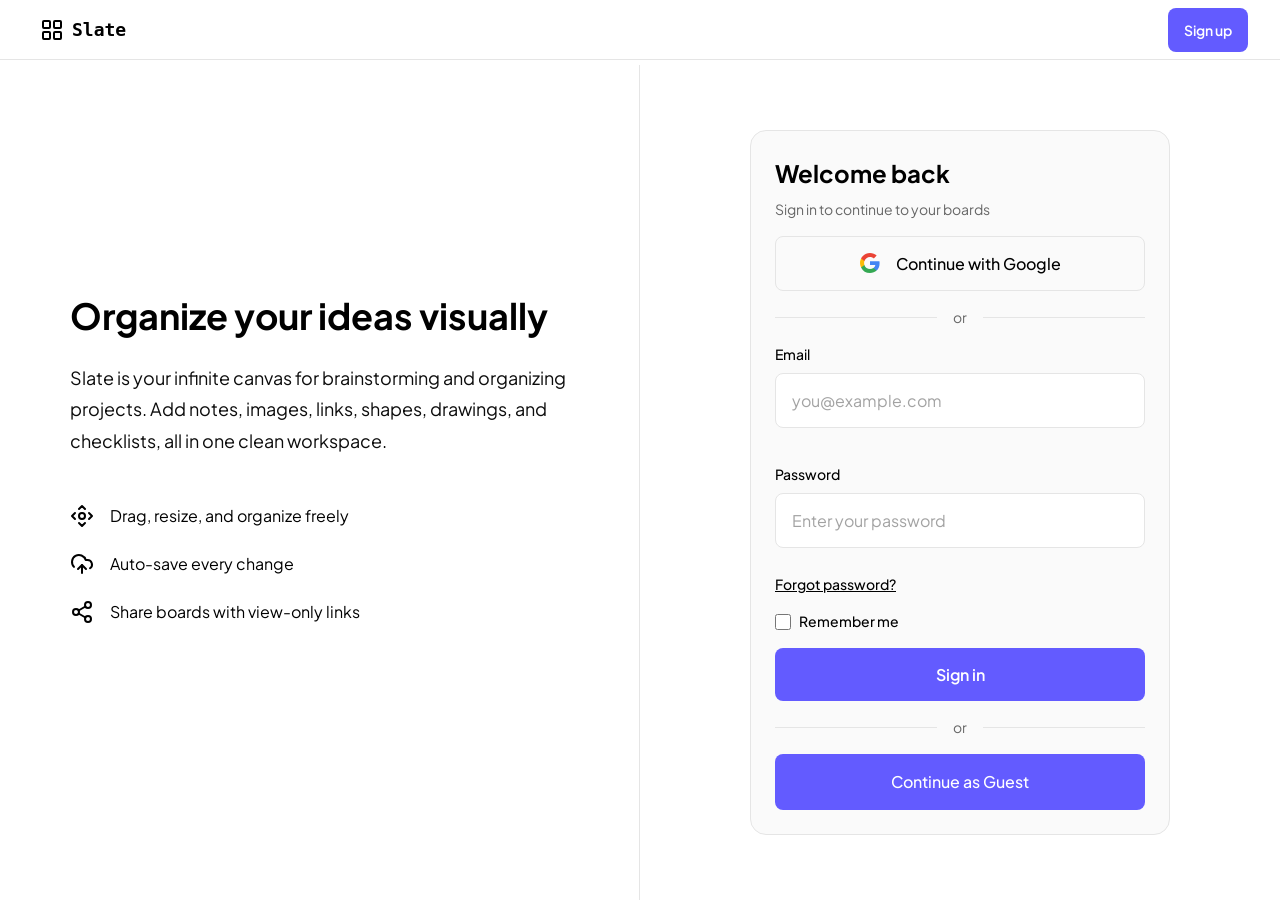
<file: index.html>
<!DOCTYPE html>
<html lang="en">

<head>
    <meta charset="UTF-8">
    <meta name="viewport" content="width=device-width, initial-scale=1.0">
    <meta name="description"
        content="Sign in to Slate - Your visual workspace for brainstorming and organizing projects">
    <title>Sign In - Slate</title>

    <link rel="preconnect" href="https://fonts.googleapis.com">
    <link rel="preconnect" href="https://fonts.gstatic.com" crossorigin>
    <link href="https://fonts.googleapis.com/css2?family=Plus+Jakarta+Sans:wght@300;400;500;600;700&display=swap"
        rel="stylesheet">
    <link rel="stylesheet" href="auth.css">
</head>

<body data-theme="light">
    <header class="header">
        <div class="header-content">
            <button class="logo" id="logoButton" aria-label="Go to Slate home">
                <svg class="logo-icon" width="24" height="24" viewBox="0 0 24 24" fill="none" stroke="currentColor"
                    stroke-width="2" stroke-linecap="round" stroke-linejoin="round">
                    <rect width="7" height="7" x="3" y="3" rx="1" />
                    <rect width="7" height="7" x="14" y="3" rx="1" />
                    <rect width="7" height="7" x="14" y="14" rx="1" />
                    <rect width="7" height="7" x="3" y="14" rx="1" />
                </svg>
                <span class="logo-text">Slate</span>
            </button>

            <button class="auth-toggle-header" id="authToggle" aria-label="Toggle between Sign In and Sign Up">
                <span id="toggleText">Sign up</span>

            </button>
        </div>
    </header>

    <!-- Main Content -->
    <main class="main-container">
        <!-- Left Panel: Hero Section -->
        <section class="hero-panel">
            <div class="hero-content">
                <h1 class="hero-title">Organize your ideas visually</h1>
                <p class="hero-description">
                    Slate is your infinite canvas for brainstorming and organizing projects.
                    Add notes, images, links, shapes, drawings, and checklists, all in one clean workspace.
                </p>

                <div class="features-list">
                    <div class="feature-item">
                        <svg class="feature-icon" width="24" height="24" viewBox="0 0 24 24" fill="none"
                            stroke="currentColor" stroke-width="2" stroke-linecap="round" stroke-linejoin="round">
                            <polyline points="5 9 2 12 5 15" />
                            <polyline points="9 5 12 2 15 5" />
                            <polyline points="15 19 12 22 9 19" />
                            <polyline points="19 15 22 12 19 9" />
                            <circle cx="12" cy="12" r="3" />
                        </svg>
                        <span>Drag, resize, and organize freely</span>
                    </div>
                    <div class="feature-item">
                        <svg class="feature-icon" width="24" height="24" viewBox="0 0 24 24" fill="none"
                            stroke="currentColor" stroke-width="2" stroke-linecap="round" stroke-linejoin="round">
                            <path d="M12 13v8" />
                            <path d="M4 14.899A7 7 0 1 1 15.71 8h1.79a4.5 4.5 0 0 1 2.5 8.242" />
                            <path d="m8 17 4-4 4 4" />
                        </svg>
                        <span>Auto-save every change</span>
                    </div>
                    <div class="feature-item">
                        <svg class="feature-icon" width="24" height="24" viewBox="0 0 24 24" fill="none"
                            stroke="currentColor" stroke-width="2" stroke-linecap="round" stroke-linejoin="round">
                            <circle cx="18" cy="5" r="3" />
                            <circle cx="6" cy="12" r="3" />
                            <circle cx="18" cy="19" r="3" />
                            <line x1="8.59" x2="15.42" y1="13.51" y2="17.49" />
                            <line x1="15.41" x2="8.59" y1="6.51" y2="10.49" />
                        </svg>
                        <span>Share boards with view-only links</span>
                    </div>
                </div>

            </div>
        </section>

        <!-- Right Panel: Authentication Form -->
        <section class="auth-panel">
            <div class="auth-container">
                <!-- Form -->
                <form class="auth-form" id="authForm" novalidate>
                    <div class="form-header">
                        <h2 class="form-title" id="formTitle">Welcome back</h2>
                        <p class="form-subtitle" id="formSubtitle">Sign in to continue to your boards</p>
                    </div>

                    <!-- Google OAuth Button -->
                    <button type="button" class="btn-google" id="googleBtn">
                        <svg class="google-icon" width="20" height="20" viewBox="0 0 20 20" fill="none"
                            xmlns="http://www.w3.org/2000/svg">
                            <path
                                d="M19.6 10.227c0-.709-.064-1.39-.182-2.045H10v3.868h5.382a4.6 4.6 0 01-1.996 3.018v2.51h3.232c1.891-1.742 2.982-4.305 2.982-7.35z"
                                fill="#4285F4" />
                            <path
                                d="M10 20c2.7 0 4.964-.895 6.618-2.423l-3.232-2.509c-.895.6-2.04.955-3.386.955-2.605 0-4.81-1.76-5.595-4.123H1.064v2.59A9.996 9.996 0 0010 20z"
                                fill="#34A853" />
                            <path
                                d="M4.405 11.9c-.2-.6-.314-1.24-.314-1.9 0-.66.114-1.3.314-1.9V5.51H1.064A9.996 9.996 0 000 10c0 1.614.386 3.14 1.064 4.49l3.34-2.59z"
                                fill="#FBBC05" />
                            <path
                                d="M10 3.977c1.468 0 2.786.505 3.823 1.496l2.868-2.868C14.959.99 12.695 0 10 0 6.09 0 2.71 2.24 1.064 5.51l3.34 2.59C5.19 5.736 7.395 3.977 10 3.977z"
                                fill="#EA4335" />
                        </svg>
                        <span>Continue with Google</span>
                    </button>

                    <div class="divider">
                        <span>or</span>
                    </div>

                    <!-- Email Input -->
                    <div class="form-group">
                        <label for="email" class="form-label">Email</label>
                        <input type="email" id="email" class="form-input" placeholder="you@example.com" required
                            autocomplete="email">
                        <span class="form-error" id="emailError"></span>
                    </div>

                    <!-- Password Input -->
                    <div class="form-group">
                        <label for="password" class="form-label">Password</label>
                        <input type="password" id="password" class="form-input" placeholder="Enter your password"
                            required autocomplete="current-password">
                        <span class="form-error" id="passwordError"></span>
                    </div>

                    <!-- Confirm Password Input (Hidden by default) -->
                    <div class="form-group" id="confirmPasswordGroup" style="display: none;">
                        <label for="confirmPassword" class="form-label">Confirm password</label>
                        <input type="password" id="confirmPassword" class="form-input"
                            placeholder="Confirm your password" autocomplete="new-password">
                        <span class="form-error" id="confirmPasswordError"></span>
                    </div>


                    <div class="form-footer" id="forgotPasswordLink">
                        <a href="#" class="link-text">Forgot password?</a>
                    </div>


                    <div class="remember-me" id="rememberMeGroup">
                        <label class="remember-label">
                            <input type="checkbox" id="rememberMe" class="remember-checkbox">
                            <span class="remember-text">Remember me</span>
                        </label>
                    </div>

                    <button type="submit" class="btn-primary" id="submitBtn">
                        Sign In
                    </button>

                    <!-- Guest Access -->
                    <div class="divider">
                        <span>or</span>
                    </div>

                    <a href="dashboard.html" class="btn-guest" id="guestBtn">
                        Continue as Guest
                    </a>
                </form>
            </div>
        </section>
    </main>

    <script src="auth.js"></script>
</body>

</html>
</file>
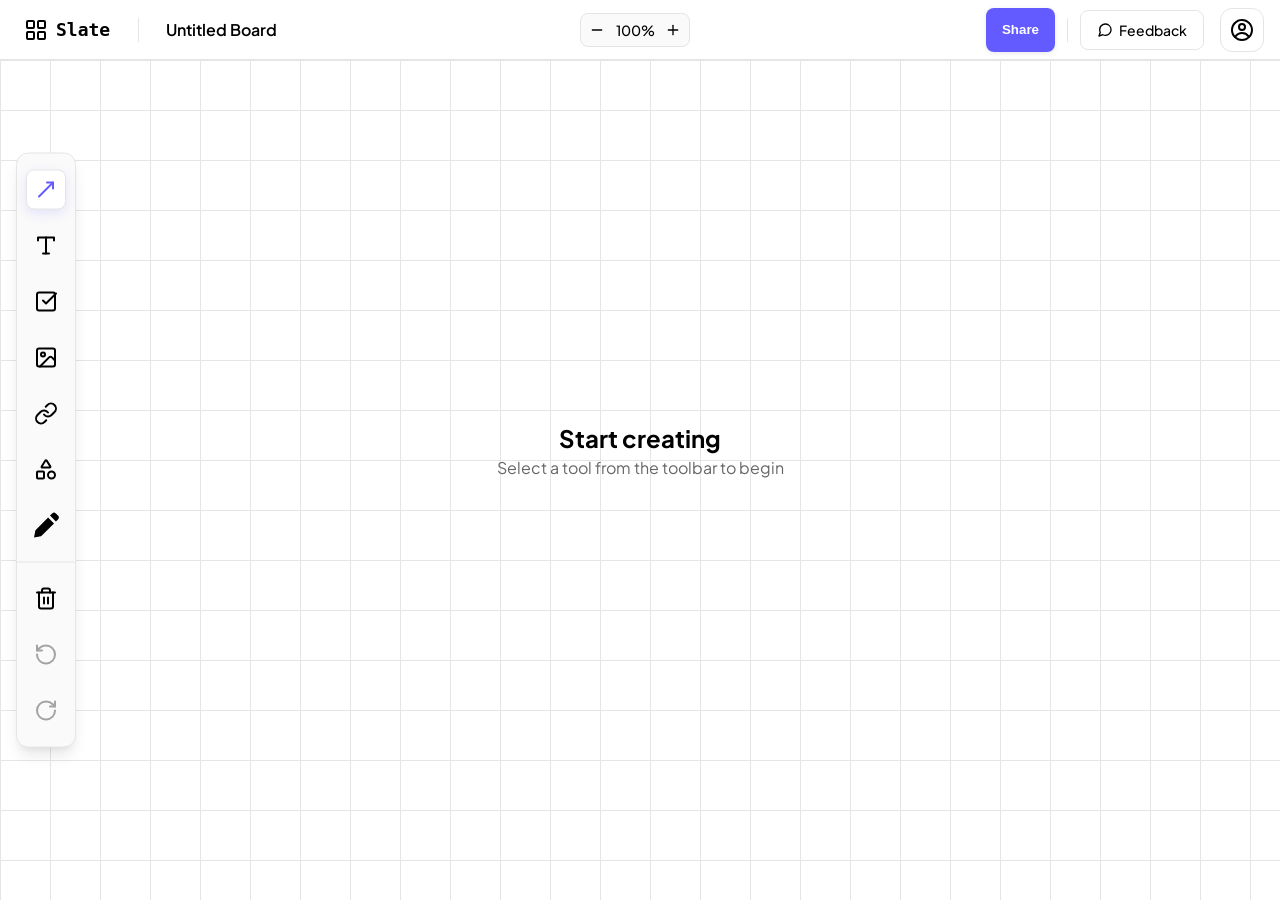
<file: board.html>
<!DOCTYPE html>
<html lang="en">

<head>
    <meta charset="UTF-8">
    <meta name="viewport" content="width=device-width, initial-scale=1.0">
    <meta name="description" content="Slate Board - Visual workspace canvas">
    <title>Board - Slate</title>

    <link rel="preconnect" href="https://fonts.googleapis.com">
    <link rel="preconnect" href="https://fonts.gstatic.com" crossorigin>
    <link href="https://fonts.googleapis.com/css2?family=Plus+Jakarta+Sans:wght@300;400;500;600;700&display=swap"
        rel="stylesheet">
    <link rel="stylesheet" href="board.css">
</head>

<body data-theme="light">
    <header class="board-header">
        <div class="board-header-content">
            <div class="header-left">
                <a href="dashboard.html" class="logo">
                    <svg class="logo-icon" width="24" height="24" viewBox="0 0 24 24" fill="none" stroke="currentColor"
                        stroke-width="2" stroke-linecap="round" stroke-linejoin="round">
                        <rect width="7" height="7" x="3" y="3" rx="1" />
                        <rect width="7" height="7" x="14" y="3" rx="1" />
                        <rect width="7" height="7" x="14" y="14" rx="1" />
                        <rect width="7" height="7" x="3" y="14" rx="1" />
                    </svg>
                    <span class="logo-text">Slate</span>
                </a>
                <div class="divider-vertical"></div>
                <div class="board-info">
                    <h1 class="board-title" contenteditable="true" spellcheck="false" id="boardTitle">Untitled Board
                    </h1>
                    <span class="save-status">All changes saved</span>
                </div>
            </div>

            <div class="header-center">
                <div class="zoom-controls">
                    <button class="tool-btn" id="zoomOutBtn" aria-label="Zoom Out">
                        <svg width="16" height="16" viewBox="0 0 24 24" fill="none" stroke="currentColor"
                            stroke-width="2" stroke-linecap="round" stroke-linejoin="round">
                            <path d="M5 12h14" />
                        </svg>
                    </button>
                    <span class="zoom-level" id="zoomLevel">100%</span>
                    <button class="tool-btn" id="zoomInBtn" aria-label="Zoom In">
                        <svg width="16" height="16" viewBox="0 0 24 24" fill="none" stroke="currentColor"
                            stroke-width="2" stroke-linecap="round" stroke-linejoin="round">
                            <path d="M5 12h14" />
                            <path d="M12 5v14" />
                        </svg>
                    </button>
                </div>
            </div>

            <div class="header-right">
                <button class="btn-primary share-btn" id="shareBtn"><span>Share</span></button>
                <div class="divider-vertical"></div>
                <div class="header-actions">
                    <a href="https://form.typeform.com/to/PxDKDj7y" target="_blank" rel="noopener" class="btn-feedback"
                        aria-label="Give Feedback">
                        <svg width="16" height="16" viewBox="0 0 24 24" fill="none" stroke="currentColor"
                            stroke-width="2" stroke-linecap="round" stroke-linejoin="round">
                            <path
                                d="M21 11.5a8.38 8.38 0 0 1-.9 3.8 8.5 8.5 0 0 1-7.6 4.7 8.38 8.38 0 0 1-3.8-.9L3 21l1.9-5.7a8.38 8.38 0 0 1-.9-3.8 8.5 8.5 0 0 1 4.7-7.6 8.38 8.38 0 0 1 3.8-.9h.5a8.48 8.48 0 0 1 8 8v.5z" />
                        </svg>
                        <span>Feedback</span>
                    </a>
                    <button class="user-menu-btn" id="userMenuBtn" aria-label="User menu">
                        <svg xmlns="http://www.w3.org/2000/svg" width="24" height="24" viewBox="0 0 24 24">
                            <g fill="currentColor" fill-rule="evenodd" clip-rule="evenodd">
                                <path d="M16 9a4 4 0 1 1-8 0a4 4 0 0 1 8 0m-2 0a2 2 0 1 1-4 0a2 2 0 0 1 4 0" />
                                <path
                                    d="M12 1C5.925 1 1 5.925 1 12s4.925 11 11 11s11-4.925 11-11S18.075 1 12 1M3 12c0 2.09.713 4.014 1.908 5.542A8.99 8.99 0 0 1 12.065 14a8.98 8.98 0 0 1 7.092 3.458A9 9 0 1 0 3 12m9 9a8.96 8.96 0 0 1-5.672-2.012A6.99 6.99 0 0 1 12.065 16a6.99 6.99 0 0 1 5.689 2.92A8.96 8.96 0 0 1 12 21" />
                            </g>
                        </svg>
                    </button>
                </div>
            </div>
        </div>
    </header>

    <!-- Main Workspace -->
    <div class="workspace-container">
        <aside class="left-toolbar">
            <button class="toolbar-btn active" id="toolSelect" aria-label="Select Tool" data-tool="select">
                <svg width="24" height="24" viewBox="0 0 24 24" fill="none" stroke="currentColor" stroke-width="2"
                    stroke-linecap="round" stroke-linejoin="round">
                    <path d="M13 5H19V11" />
                    <path d="M19 5L5 19" />
                </svg>
                <span class="tooltip">Select (V)</span>
            </button>

            <button class="toolbar-btn" id="toolText" aria-label="Text Tool" data-tool="text">
                <svg width="24" height="24" viewBox="0 0 24 24" fill="none" stroke="currentColor" stroke-width="2"
                    stroke-linecap="round" stroke-linejoin="round">
                    <polyline points="4 7 4 4 20 4 20 7" />
                    <line x1="9" x2="15" y1="20" y2="20" />
                    <line x1="12" x2="12" y1="4" y2="20" />
                </svg>
                <span class="tooltip">Text (T)</span>
            </button>
            <button class="toolbar-btn" id="toolChecklist" aria-label="Checklist Tool" data-tool="checklist">
                <svg width="24" height="24" viewBox="0 0 24 24" fill="none" stroke="currentColor" stroke-width="2"
                    stroke-linecap="round" stroke-linejoin="round">
                    <rect x="3" y="3" width="18" height="18" rx="2" ry="2" />
                    <polyline points="9 11 12 14 22 4" />
                </svg>
                <span class="tooltip">Checklist (L)</span>
            </button>

            <button class="toolbar-btn" id="toolImage" aria-label="Image Tool" data-tool="image">
                <svg width="24" height="24" viewBox="0 0 24 24" fill="none" stroke="currentColor" stroke-width="2"
                    stroke-linecap="round" stroke-linejoin="round">
                    <rect width="18" height="18" x="3" y="3" rx="2" ry="2" />
                    <circle cx="9" cy="9" r="2" />
                    <path d="m21 15-3.086-3.086a2 2 0 0 0-2.828 0L6 21" />
                </svg>
                <span class="tooltip">Image (I)</span>
            </button>

            <button class="toolbar-btn" id="toolLink" aria-label="Link Tool" data-tool="link">
                <svg width="24" height="24" viewBox="0 0 24 24" fill="none" stroke="currentColor" stroke-width="2"
                    stroke-linecap="round" stroke-linejoin="round">
                    <path d="M10 13a5 5 0 0 0 7.54.54l3-3a5 5 0 0 0-7.07-7.07l-1.72 1.71" />
                    <path d="M14 11a5 5 0 0 0-7.54-.54l-3 3a5 5 0 0 0 7.07 7.07l1.71-1.71" />
                </svg>
                <span class="tooltip">Link (K)</span>
            </button>
            <button class="toolbar-btn" id="toolShapes" aria-label="Shapes Tool" data-tool="shapes">
                <svg width="24" height="24" viewBox="0 0 24 24" fill="none" stroke="currentColor" stroke-width="2"
                    stroke-linecap="round" stroke-linejoin="round">
                    <path
                        d="M8.3 10a.7.7 0 0 1-.626-1.079L11.4 3a.7.7 0 0 1 1.198-.043L16.3 8.9a.7.7 0 0 1-.572 1.1Z" />
                    <rect width="7" height="7" x="3" y="14" rx="1" />
                    <circle cx="17.5" cy="17.5" r="3.5" />
                </svg>
                <span class="tooltip">Shapes (S)</span>
            </button>

            <!-- Floating Shapes Submenu -->
            <div class="shapes-submenu" id="shapesSubmenu">
                <button class="shape-option" data-shape="square" title="Square">
                    <svg width="20" height="20" viewBox="0 0 24 24" fill="none" stroke="currentColor" stroke-width="2">
                        <rect x="3" y="3" width="18" height="18" rx="2" />
                    </svg>
                </button>
                <button class="shape-option" data-shape="circle" title="Circle">
                    <svg width="20" height="20" viewBox="0 0 24 24" fill="none" stroke="currentColor" stroke-width="2">
                        <circle cx="12" cy="12" r="9" />
                    </svg>
                </button>
                <button class="shape-option" data-shape="oval" title="Oval">
                    <svg width="20" height="20" viewBox="0 0 24 24" fill="none" stroke="currentColor" stroke-width="2">
                        <ellipse cx="12" cy="12" rx="10" ry="6" />
                    </svg>
                </button>
                <button class="shape-option" data-shape="triangle" title="Triangle">
                    <svg width="20" height="20" viewBox="0 0 24 24" fill="none" stroke="currentColor" stroke-width="2">
                        <path d="M12 3L21 21H3L12 3Z" />
                    </svg>
                </button>
                <button class="shape-option" data-shape="arrow" title="Arrow">
                    <svg width="20" height="20" viewBox="0 0 24 24" fill="none" stroke="currentColor" stroke-width="2"
                        stroke-linecap="round" stroke-linejoin="round">
                        <line x1="5" y1="12" x2="19" y2="12" />
                        <polyline points="12 5 19 12 12 19" />
                    </svg>
                </button>
                <button class="shape-option" data-shape="diamond" title="Diamond">
                    <svg width="20" height="20" viewBox="0 0 24 24" fill="none" stroke="currentColor" stroke-width="2"
                        stroke-linejoin="round">
                        <path d="M12 2L22 12L12 22L2 12Z" />
                    </svg>
                </button>
            </div>

            <button class="toolbar-btn" id="toolPen" aria-label="Pen Tool" data-tool="pen">
                <svg xmlns="http://www.w3.org/2000/svg" width="32" height="32" viewBox="0 0 24 24">
                    <path fill="currentColor"
                        d="M8.707 19.707L18 10.414L13.586 6l-9.293 9.293a1 1 0 0 0-.263.464L3 21l5.242-1.03c.176-.044.337-.135.465-.263M21 7.414a2 2 0 0 0 0-2.828L19.414 3a2 2 0 0 0-2.828 0L15 4.586L19.414 9z" />
                </svg>
                <span class="tooltip">Pen (P)</span>
            </button>

            <div class="toolbar-bottom">
                <button class="toolbar-btn" id="toolTrash" aria-label="Trash Tool" data-tool="trash">
                    <svg width="24" height="24" viewBox="0 0 24 24" fill="none" stroke="currentColor" stroke-width="2"
                        stroke-linecap="round" stroke-linejoin="round">
                        <path d="M3 6h18" />
                        <path d="M19 6v14c0 1-1 2-2 2H7c-1 0-2-1-2-2V6" />
                        <path d="M8 6V4c0-1 1-2 2-2h4c1 0 2 1 2 2v2" />
                        <line x1="10" y1="11" x2="10" y2="17" />
                        <line x1="14" y1="11" x2="14" y2="17" />
                    </svg>
                    <span class="tooltip">Delete (D)</span>
                </button>
                <button class="toolbar-btn" id="undoBtn" aria-label="Undo">
                    <svg width="24" height="24" viewBox="0 0 24 24" fill="none" stroke="currentColor" stroke-width="2"
                        stroke-linecap="round" stroke-linejoin="round">
                        <path d="M3 12a9 9 0 1 0 9-9 9.75 9.75 0 0 0-6.74 2.74L3 8" />
                        <path d="M3 3v5h5" />
                    </svg>
                    <span class="tooltip">Undo (Cmd+Z)</span>
                </button>
                <button class="toolbar-btn" id="redoBtn" aria-label="Redo">
                    <svg width="24" height="24" viewBox="0 0 24 24" fill="none" stroke="currentColor" stroke-width="2"
                        stroke-linecap="round" stroke-linejoin="round">
                        <path d="M21 12a9 9 0 1 1-9-9 9.75 9.75 0 0 1 6.74 2.74L21 8" />
                        <path d="M21 3v5h-5" />
                    </svg>
                    <span class="tooltip">Redo (Cmd+Shift+Z)</span>
                </button>
            </div>
        </aside>

        <main class="canvas-area" id="canvasArea">
            <div class="canvas-content" id="canvasContent">
                <div class="empty-canvas-message">
                    <h3>Start creating</h3>
                    <p>Select a tool from the toolbar to begin</p>
                </div>
            </div>
        </main>
    </div>

    <script src="history.js"></script>
    <script src="drag-resize.js"></script>
    <script src="board.js"></script>
</body>

</html>
</file>
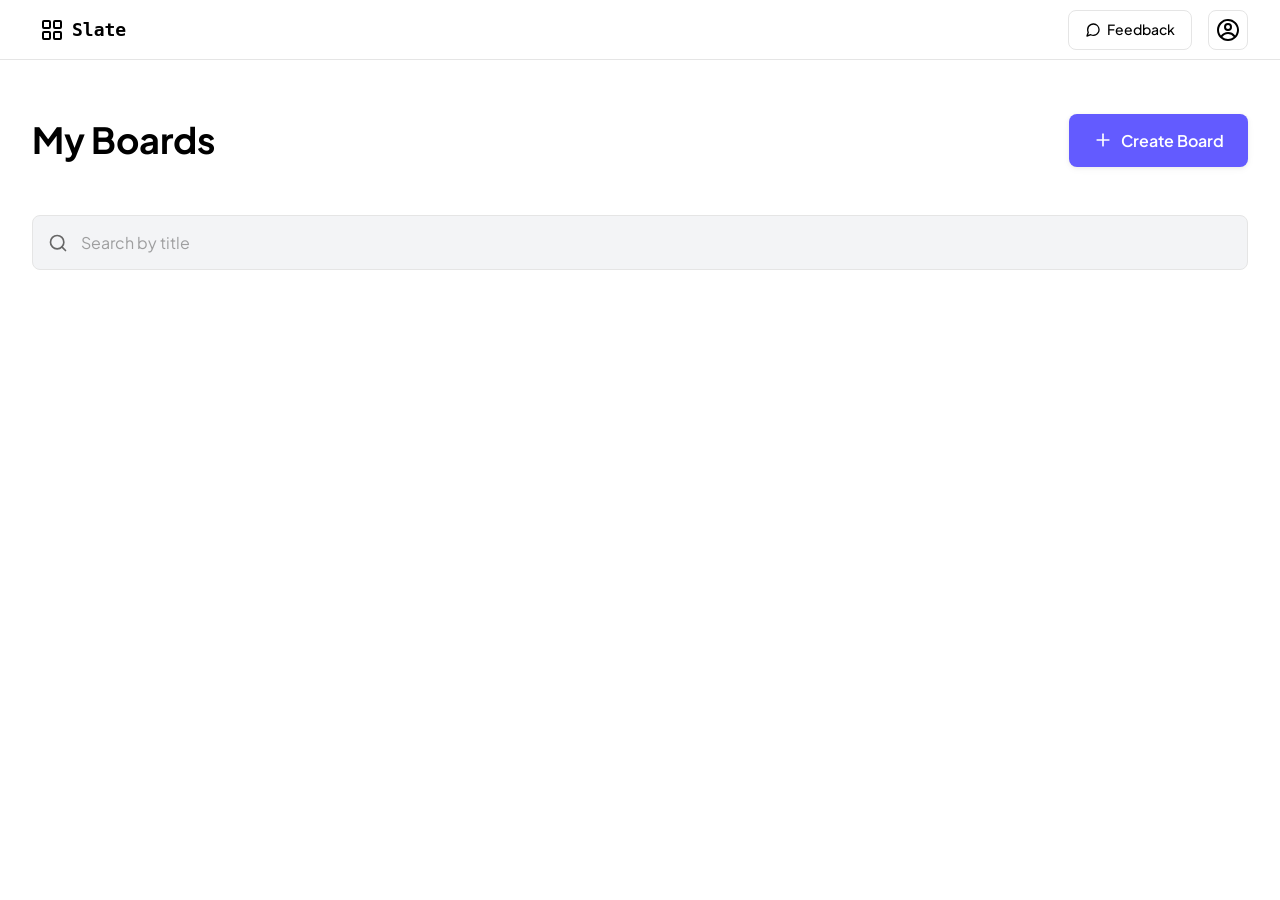
<file: dashboard.html>
<!DOCTYPE html>
<html lang="en">

<head>
    <meta charset="UTF-8">
    <meta name="viewport" content="width=device-width, initial-scale=1.0">
    <meta name="description" content="Slate Dashboard - Manage your visual workspace boards">
    <title>Dashboard - Slate</title>
    <link rel="preconnect" href="https://fonts.googleapis.com">
    <link rel="preconnect" href="https://fonts.gstatic.com" crossorigin>
    <link href="https://fonts.googleapis.com/css2?family=Plus+Jakarta+Sans:wght@300;400;500;600;700&display=swap"
        rel="stylesheet">
    <link rel="stylesheet" href="dashboard.css">
</head>

<body data-theme="light">
    <header class="header">
        <div class="header-content">
            <button class="logo" id="logoButton" aria-label="Refresh Dashboard">
                <svg class="logo-icon" width="24" height="24" viewBox="0 0 24 24" fill="none" stroke="currentColor"
                    stroke-width="2" stroke-linecap="round" stroke-linejoin="round">
                    <rect width="7" height="7" x="3" y="3" rx="1" />
                    <rect width="7" height="7" x="14" y="3" rx="1" />
                    <rect width="7" height="7" x="14" y="14" rx="1" />
                    <rect width="7" height="7" x="3" y="14" rx="1" />
                </svg>
                <span class="logo-text">Slate</span>
            </button>

            <div class="header-actions">
                <a href="https://form.typeform.com/to/PxDKDj7y" target="_blank" rel="noopener" class="btn-feedback"
                    aria-label="Give Feedback">
                    <svg width="16" height="16" viewBox="0 0 24 24" fill="none" stroke="currentColor" stroke-width="2"
                        stroke-linecap="round" stroke-linejoin="round">
                        <path
                            d="M21 11.5a8.38 8.38 0 0 1-.9 3.8 8.5 8.5 0 0 1-7.6 4.7 8.38 8.38 0 0 1-3.8-.9L3 21l1.9-5.7a8.38 8.38 0 0 1-.9-3.8 8.5 8.5 0 0 1 4.7-7.6 8.38 8.38 0 0 1 3.8-.9h.5a8.48 8.48 0 0 1 8 8v.5z" />
                    </svg>
                    <span>Feedback</span>
                </a>
                <button class="user-menu-btn" id="userMenuBtn" aria-label="User menu">
                    <svg xmlns="http://www.w3.org/2000/svg" width="24" height="24" viewBox="0 0 24 24">
                        <g fill="currentColor" fill-rule="evenodd" clip-rule="evenodd">
                            <path d="M16 9a4 4 0 1 1-8 0a4 4 0 0 1 8 0m-2 0a2 2 0 1 1-4 0a2 2 0 0 1 4 0" />
                            <path
                                d="M12 1C5.925 1 1 5.925 1 12s4.925 11 11 11s11-4.925 11-11S18.075 1 12 1M3 12c0 2.09.713 4.014 1.908 5.542A8.99 8.99 0 0 1 12.065 14a8.98 8.98 0 0 1 7.092 3.458A9 9 0 1 0 3 12m9 9a8.96 8.96 0 0 1-5.672-2.012A6.99 6.99 0 0 1 12.065 16a6.99 6.99 0 0 1 5.689 2.92A8.96 8.96 0 0 1 12 21" />
                        </g>
                    </svg>
                </button>
            </div>
        </div>
    </header>

    <!-- Main Content -->
    <main class="main-container">
        <div class="dashboard-header">
            <h1 class="dashboard-title">My Boards</h1>
            <button class="btn-create" id="createBoardBtn">
                <svg width="20" height="20" viewBox="0 0 24 24" fill="none" stroke="currentColor" stroke-width="2"
                    stroke-linecap="round" stroke-linejoin="round">
                    <path d="M5 12h14" />
                    <path d="M12 5v14" />
                </svg>
                <span>Create Board</span>
            </button>
        </div>

        <div class="search-container">
            <form class="search-form" role="search" aria-label="Search by title">
                <div class="search-input-wrapper">
                    <svg class="search-icon" width="20" height="20" viewBox="0 0 24 24" fill="none"
                        stroke="currentColor" stroke-width="2" stroke-linecap="round" stroke-linejoin="round">
                        <circle cx="11" cy="11" r="8" />
                        <path d="m21 21-4.35-4.35" />
                    </svg>
                    <input type="text" id="searchInput" class="search-input" placeholder="Search by title"
                        autocomplete="off" aria-label="Search boards by name">
                    <button type="button" id="searchClear" class="search-clear" aria-label="Clear search"
                        style="display: none;">
                        <svg width="16" height="16" viewBox="0 0 24 24" fill="none" stroke="currentColor"
                            stroke-width="2" stroke-linecap="round" stroke-linejoin="round">
                            <path d="M18 6 6 18" />
                            <path d="m6 6 12 12" />
                        </svg>
                    </button>
                </div>
            </form>
        </div>

        <div class="boards-grid" id="boardsGrid">
        </div>
    </main>

    <div class="modal-overlay" id="modalOverlay">
        <div class="modal" id="createBoardModal" role="dialog" aria-labelledby="modalTitle" aria-modal="true">
            <div class="modal-header">
                <h2 class="modal-title" id="modalTitle">Create new board</h2>
                <button class="modal-close" id="modalCloseBtn" aria-label="Close modal">
                    <svg width="20" height="20" viewBox="0 0 24 24" fill="none" stroke="currentColor" stroke-width="2"
                        stroke-linecap="round" stroke-linejoin="round">
                        <path d="M18 6 6 18" />
                        <path d="m6 6 12 12" />
                    </svg>
                </button>
            </div>

            <form class="modal-form" id="createBoardForm">
                <div class="form-group">
                    <label for="boardName" class="form-label">Board Name</label>
                    <input type="text" id="boardName" class="form-input" placeholder="e.g., Project Ideas" required
                        maxlength="50" autocomplete="off">
                    <span class="form-error" id="boardNameError"></span>
                </div>

                <div class="modal-actions">
                    <button type="button" class="btn-secondary" id="modalCancelBtn">Cancel</button>
                    <button type="submit" class="btn-primary">Create</button>
                </div>
            </form>
        </div>
    </div>

    <div class="board-context-menu" id="boardContextMenu" style="display: none;">
        <button class="context-menu-item" id="renameBoard" data-action="rename">
            <svg width="16" height="16" viewBox="0 0 24 24" fill="none" stroke="currentColor" stroke-width="2"
                stroke-linecap="round" stroke-linejoin="round">
                <path d="M17 3a2.85 2.83 0 1 1 4 4L7.5 20.5 2 22l1.5-5.5Z" />
                <path d="m15 5 4 4" />
            </svg>
            <span>Rename</span>
        </button>
        <button class="context-menu-item" id="copyBoardLink" data-action="copy">
            <svg width="16" height="16" viewBox="0 0 24 24" fill="none" stroke="currentColor" stroke-width="2"
                stroke-linecap="round" stroke-linejoin="round">
                <path d="M10 13a5 5 0 0 0 7.54.54l3-3a5 5 0 0 0-7.07-7.07l-1.72 1.71" />
                <path d="M14 11a5 5 0 0 0-7.54-.54l-3 3a5 5 0 0 0 7.07 7.07l1.71-1.71" />
            </svg>
            <span>Copy board link</span>
        </button>
        <button class="context-menu-item" id="deleteBoardMenu" data-action="delete">
            <svg width="16" height="16" viewBox="0 0 24 24" fill="none" stroke="currentColor" stroke-width="2"
                stroke-linecap="round" stroke-linejoin="round">
                <path d="M3 6h18" />
                <path d="M19 6v14c0 1-1 2-2 2H7c-1 0-2-1-2-2V6" />
                <path d="M8 6V4c0-1 1-2 2-2h4c1 0 2 1 2 2v2" />
                <line x1="10" y1="11" x2="10" y2="17" />
                <line x1="14" y1="11" x2="14" y2="17" />
            </svg>
            <span>Delete</span>
        </button>
    </div>

    <div class="modal-overlay" id="renameBoardModalOverlay">
        <div class="modal" id="renameBoardModal" role="dialog" aria-labelledby="renameModalTitle" aria-modal="true">
            <div class="modal-header">
                <h2 class="modal-title" id="renameModalTitle">Rename board</h2>
                <button class="modal-close" id="renameModalCloseBtn" aria-label="Close modal">
                    <svg width="20" height="20" viewBox="0 0 24 24" fill="none" stroke="currentColor" stroke-width="2"
                        stroke-linecap="round" stroke-linejoin="round">
                        <path d="M18 6 6 18" />
                        <path d="m6 6 12 12" />
                    </svg>
                </button>
            </div>

            <form class="modal-form" id="renameBoardForm">
                <div class="form-group">
                    <label for="renameBoardName" class="form-label">Board Name</label>
                    <input type="text" id="renameBoardName" class="form-input" placeholder="Enter new board name"
                        required maxlength="50" autocomplete="off">
                    <span class="form-error" id="renameBoardNameError"></span>
                </div>

                <div class="modal-actions">
                    <button type="button" class="btn-secondary" id="renameModalCancelBtn">Cancel</button>
                    <button type="submit" class="btn-primary">Rename</button>
                </div>
            </form>
        </div>
    </div>

    <div class="modal-overlay" id="deleteBoardModalOverlay">
        <div class="modal" id="deleteBoardModal" role="dialog" aria-labelledby="deleteModalTitle" aria-modal="true">
            <div class="modal-header">
                <h2 class="modal-title" id="deleteModalTitle">Delete board</h2>
                <button class="modal-close" id="deleteModalCloseBtn" aria-label="Close modal">
                    <svg width="20" height="20" viewBox="0 0 24 24" fill="none" stroke="currentColor" stroke-width="2"
                        stroke-linecap="round" stroke-linejoin="round">
                        <path d="M18 6 6 18" />
                        <path d="m6 6 12 12" />
                    </svg>
                </button>
            </div>

            <div class="modal-body">
                <p id="deleteConfirmationText">Are you sure you want to delete "<strong id="deleteBoardName"></strong>"?
                </p>
            </div>

            <div class="modal-actions">
                <button type="button" class="btn-secondary" id="deleteModalCancelBtn">Cancel</button>
                <button type="button" class="btn-danger" id="confirmDeleteBtn">Delete</button>
            </div>
        </div>
    </div>

    <script src="dashboard.js"></script>
</body>

</html>
</file>
<file: auth.css>
/* 
   DESIGN TOKENS (CSS Custom Properties)
   For Figma portability - map these to Figma variables
 */

:root {
    --color-primary: #000000;
    --color-secondary: #333333;
    --color-cta: #000000;
    --color-background: #FFFFFF;
    --color-surface: #FAFAFA;
    --color-text: #000000;
    --color-text-muted: #666666;
    --color-border: #E5E5E5;
    --color-error: #DC2626;
    --color-success: #000000;
    --color-accent: #635BFF;
    --color-accent-hover: #4A3FD8;

    /* Spacing Scale */
    --space-xs: 0.25rem;
    /* 4px */
    --space-sm: 0.5rem;
    /* 8px */
    --space-md: 1rem;
    /* 16px */
    --space-lg: 1.5rem;
    /* 24px */
    --space-xl: 2rem;
    /* 32px */
    --space-2xl: 3rem;
    /* 48px */
    --space-3xl: 4rem;
    /* 64px */

    /* Typography Scale */
    --font-family: 'Plus Jakarta Sans', -apple-system, BlinkMacSystemFont, 'Segoe UI', sans-serif;
    --font-size-xs: 0.75rem;
    /* 12px */
    --font-size-sm: 0.875rem;
    /* 14px */
    --font-size-base: 1rem;
    /* 16px */
    --font-size-lg: 1.125rem;
    /* 18px */
    --font-size-xl: 1.25rem;
    /* 20px */
    --font-size-2xl: 1.5rem;
    /* 24px */
    --font-size-3xl: 1.875rem;
    /* 30px */
    --font-size-4xl: 2.25rem;
    /* 36px */

    --font-weight-light: 300;
    --font-weight-normal: 400;
    --font-weight-medium: 500;
    --font-weight-semibold: 600;
    --font-weight-bold: 700;

    --line-height-tight: 1.25;
    --line-height-normal: 1.5;
    --line-height-relaxed: 1.75;

    /* Shadow Depths */
    --shadow-sm: 0 1px 2px rgba(0, 0, 0, 0.05);
    --shadow-md: 0 4px 6px rgba(0, 0, 0, 0.1);
    --shadow-lg: 0 10px 15px rgba(0, 0, 0, 0.1);
    --shadow-xl: 0 20px 25px rgba(0, 0, 0, 0.15);

    /* Border Radius */
    --radius-sm: 0.375rem;
    /* 6px */
    --radius-md: 0.5rem;
    /* 8px */
    --radius-lg: 0.75rem;
    /* 12px */
    --radius-xl: 1rem;
    /* 16px */
    --radius-full: 9999px;

    /* Transitions */
    --transition-fast: 150ms ease;
    --transition-base: 200ms ease;
    --transition-slow: 300ms ease;
}



/* 
   GLOBAL STYLES
 */

* {
    margin: 0;
    padding: 0;
    box-sizing: border-box;
}

html {
    font-size: 16px;
}

body {
    font-family: var(--font-family);
    background-color: var(--color-background);
    color: var(--color-text);
    line-height: var(--line-height-normal);
    transition: background-color var(--transition-base), color var(--transition-base);
    min-height: 100vh;
}

/* Reduced Motion Support */
@media (prefers-reduced-motion: reduce) {

    *,
    *::before,
    *::after {
        animation-duration: 0.01ms !important;
        animation-iteration-count: 1 !important;
        transition-duration: 0.01ms !important;
    }
}

/* 
   HEADER
 */

.header {
    position: fixed;
    top: 0;
    left: 0;
    right: 0;
    height: 60px;
    z-index: 100;
    background-color: var(--color-background);
    border-bottom: 1px solid var(--color-border);
    transition: background-color var(--transition-base), border-color var(--transition-base);
}

.header-content {
    max-width: 1440px;
    margin: 0 auto;
    height: 100%;
    padding: 0 var(--space-xl);
    display: flex;
    justify-content: space-between;
    align-items: center;
}

.logo {
    display: flex;
    align-items: center;
    gap: var(--space-sm);
    color: var(--color-primary);
    background: transparent;
    border: none;
    padding: var(--space-xs) var(--space-sm);
    border-radius: var(--radius-md);
    cursor: pointer;
    transition: all var(--transition-base);
    text-decoration: none;
    outline: none;
    font-family: "Google Sans Code", monospace;
    font-weight: 700;
}

.logo:hover {
    background-color: var(--color-surface);
    box-shadow: 0 0 0 1px var(--color-border);
}

.logo:focus-visible {
    box-shadow: 0 0 0 3px rgba(0, 0, 0, 0.1);
}

[data-theme="dark"] .logo:focus-visible {
    box-shadow: 0 0 0 3px rgba(255, 255, 255, 0.2);
}

.logo-icon {
    width: 24px;
    height: 24px;
}

.logo-text {
    font-size: 1.125rem;
    font-weight: 700;
    color: var(--color-text);
}




/* 
   MAIN CONTAINER
 */

.main-container {
    display: grid;
    grid-template-columns: 1fr 1fr;
    min-height: 100vh;
    padding-top: 65px;
    /* Header height */
}

/* 
   HERO PANEL (Left Side)
 */

.hero-panel {
    background: var(--color-background);
    padding: var(--space-3xl) var(--space-2xl);
    display: flex;
    align-items: center;
    justify-content: center;
    color: var(--color-text);
    border-right: 1px solid var(--color-border);
}

.hero-content {
    max-width: 500px;
}

.hero-title {
    font-size: var(--font-size-4xl);
    font-weight: var(--font-weight-bold);
    line-height: var(--line-height-tight);
    margin-bottom: var(--space-lg);
}

.hero-description {
    font-size: var(--font-size-lg);
    line-height: var(--line-height-relaxed);
    opacity: 0.95;
    margin-bottom: var(--space-2xl);
}

.features-list {
    display: flex;
    flex-direction: column;
    gap: var(--space-lg);
    margin-bottom: var(--space-2xl);
}

.feature-item {
    display: flex;
    align-items: center;
    gap: var(--space-md);
    font-size: var(--font-size-base);
}

.feature-icon {
    width: 24px;
    height: 24px;
    flex-shrink: 0;
    stroke: var(--color-text);
}

.testimonial {
    background: rgba(255, 255, 255, 0.1);
    backdrop-filter: blur(10px);
    border-radius: var(--radius-lg);
    padding: var(--space-lg);
    border: 1px solid rgba(255, 255, 255, 0.2);
}

.testimonial-text {
    font-size: var(--font-size-base);
    font-style: italic;
    margin-bottom: var(--space-md);
    line-height: var(--line-height-relaxed);
}

.testimonial-author {
    display: flex;
    align-items: center;
    gap: var(--space-md);
}

.author-avatar {
    width: 40px;
    height: 40px;
    border-radius: var(--radius-full);
    background: rgba(255, 255, 255, 0.2);
    display: flex;
    align-items: center;
    justify-content: center;
    font-weight: var(--font-weight-semibold);
    font-size: var(--font-size-sm);
}

.author-name {
    font-weight: var(--font-weight-semibold);
    font-size: var(--font-size-sm);
}

.author-role {
    font-size: var(--font-size-xs);
    opacity: 0.8;
}

/* 
   AUTH PANEL (Right Side)
 */

.auth-panel {
    background-color: var(--color-background);
    padding: var(--space-xl) var(--space-xl);
    display: flex;
    align-items: center;
    justify-content: center;
    transition: background-color var(--transition-base);
}

.auth-container {
    width: 100%;
    max-width: 420px;
}


.auth-toggle-header {
    min-width: 80px;
    height: 44px;
    padding: 0 var(--space-md);
    display: flex;
    align-items: center;
    justify-content: center;
    background-color: var(--color-accent);
    color: #FFFFFF;
    border: none;
    border-radius: var(--radius-md);
    cursor: pointer;
    transition: all var(--transition-base);
    font-family: var(--font-family);
    font-size: var(--font-size-sm);
    font-weight: var(--font-weight-semibold);
    line-height: 1;
    text-align: center;
}

.auth-toggle-header:hover {
    background-color: var(--color-accent-hover);
    transform: translateY(-1px);
}

.auth-toggle-header:active {
    transform: translateY(0);
}

.auth-toggle-header:focus-visible {
    box-shadow: 0 0 0 3px rgba(99, 91, 255, 0.3);
    outline: none;
}


.auth-form {
    background-color: var(--color-surface);
    padding: var(--space-lg);
    border-radius: var(--radius-xl);
    border: 1px solid var(--color-border);
    transition: all var(--transition-base);
}

.form-header {
    margin-bottom: var(--space-md);
}

.form-title {
    font-size: var(--font-size-2xl);
    font-weight: var(--font-weight-bold);
    margin-bottom: var(--space-sm);
}

.form-subtitle {
    font-size: var(--font-size-sm);
    color: var(--color-text-muted);
}

.btn-google {
    width: 100%;
    display: flex;
    align-items: center;
    justify-content: center;
    gap: var(--space-md);
    padding: var(--space-md);
    background-color: var(--color-surface);
    border: 1px solid var(--color-border);
    border-radius: var(--radius-md);
    font-family: var(--font-family);
    font-size: var(--font-size-base);
    font-weight: var(--font-weight-medium);
    color: var(--color-text);
    cursor: pointer;
    transition: all var(--transition-base);
}

.btn-google:hover {
    background-color: var(--color-background);
    border-color: var(--color-text);
}

.btn-google:focus {
    outline: none;
    box-shadow: 0 0 0 3px rgba(0, 0, 0, 0.1);
}

.google-icon {
    width: 20px;
    height: 20px;
}

.divider {
    display: flex;
    align-items: center;
    text-align: center;
    margin: var(--space-md) 0;
    color: var(--color-text-muted);
    font-size: var(--font-size-sm);
}

.divider::before,
.divider::after {
    content: '';
    flex: 1;
    border-bottom: 1px solid var(--color-border);
}

.divider span {
    padding: 0 var(--space-md);
}

.form-group {
    margin-bottom: var(--space-md);
}

.form-label {
    display: block;
    font-size: var(--font-size-sm);
    font-weight: var(--font-weight-medium);
    margin-bottom: var(--space-sm);
    color: var(--color-text);
}

.form-input {
    width: 100%;
    padding: var(--space-md);
    border: 1px solid var(--color-border);
    border-radius: var(--radius-md);
    font-family: var(--font-family);
    font-size: var(--font-size-base);
    color: var(--color-text);
    background-color: var(--color-background);
    transition: all var(--transition-base);
}

.form-input::placeholder {
    color: var(--color-text-muted);
    opacity: 0.6;
}

.form-input:focus {
    outline: none;
    border-color: var(--color-text);
    box-shadow: 0 0 0 3px rgba(0, 0, 0, 0.05);
}

.form-input.error {
    border-color: var(--color-error);
}

.form-error {
    display: block;
    font-size: var(--font-size-xs);
    color: var(--color-error);
    margin-top: var(--space-xs);
    min-height: 1rem;
    font-weight: var(--font-weight-bold);
    font-size: 14px;
}

.form-footer {
    display: flex;
    justify-content: flex-start;
    margin-top: calc(var(--space-md) * -0.6);
    margin-bottom: var(--space-md);
}

.link-text {
    font-size: var(--font-size-sm);
    color: var(--color-text);
    text-decoration: underline;
    font-weight: var(--font-weight-medium);
    transition: opacity var(--transition-fast);
}

.link-text:hover {
    opacity: 0.8;
}

.link-text:focus {
    outline: 2px solid var(--color-text);
    outline-offset: 2px;
    border-radius: var(--radius-sm);
}

.remember-me {
    margin-bottom: var(--space-md);
}

.remember-label {
    display: flex;
    align-items: center;
    gap: var(--space-sm);
    cursor: pointer;
    font-size: var(--font-size-sm);
    color: var(--color-text);
    user-select: none;
}

.remember-checkbox {
    width: 16px;
    height: 16px;
    accent-color: var(--color-accent);
    cursor: pointer;
    border-radius: var(--radius-sm);
}

.remember-text {
    font-weight: var(--font-weight-medium);
}

.btn-primary {
    width: 100%;
    padding: var(--space-md) var(--space-lg);
    background-color: var(--color-accent);
    color: #FFFFFF;
    border: none;
    border-radius: var(--radius-md);
    font-family: var(--font-family);
    font-size: var(--font-size-base);
    font-weight: var(--font-weight-semibold);
    cursor: pointer;
    transition: all var(--transition-base);
}

.btn-primary:hover {
    background-color: var(--color-accent-hover);
    transform: translateY(-1px);
}

.btn-primary:active {
    transform: translateY(0);
}

.btn-primary:focus {
    outline: none;
    box-shadow: 0 0 0 3px rgba(99, 91, 255, 0.3);
}

.btn-guest {
    width: 100%;
    display: flex;
    align-items: center;
    justify-content: center;
    gap: var(--space-sm);
    padding: var(--space-md) var(--space-lg);
    background-color: var(--color-accent);
    color: #FFFFFF;
    border: none;
    border-radius: var(--radius-md);
    font-family: var(--font-family);
    font-size: var(--font-size-base);
    font-weight: var(--font-weight-medium);
    cursor: pointer;
    transition: all var(--transition-base);
    text-decoration: none;
    text-align: center;
}

.btn-guest:hover {
    background-color: var(--color-accent-hover);
    transform: translateY(-1px);
}

.btn-guest:active {
    transform: translateY(0);
}

.btn-guest:focus-visible {
    outline: none;
    box-shadow: 0 0 0 3px rgba(99, 91, 255, 0.3);
}

.btn-guest svg {
    width: 20px;
    height: 20px;
    flex-shrink: 0;
}

/* 
   RESPONSIVE DESIGN
 */

/* Tablet (768px - 1023px) */
@media (max-width: 1023px) {
    .main-container {
        grid-template-columns: 1fr;
    }

    .hero-panel {
        padding: var(--space-2xl) var(--space-xl);
        min-height: 50vh;
    }

    .hero-title {
        font-size: var(--font-size-3xl);
    }

    .auth-panel {
        padding: var(--space-2xl) var(--space-xl);
    }
}

/* Mobile (375px - 767px) */
@media (max-width: 767px) {
    .header-content {
        padding: var(--space-md) var(--space-lg);
    }



    .hero-panel {
        padding: var(--space-xl) var(--space-lg);
        min-height: auto;
    }

    .hero-title {
        font-size: var(--font-size-2xl);
    }

    .hero-description {
        font-size: var(--font-size-base);
    }

    .features-list {
        gap: var(--space-md);
    }

    .feature-item {
        font-size: var(--font-size-sm);
    }

    .testimonial {
        padding: var(--space-md);
    }

    .auth-panel {
        padding: var(--space-xl) var(--space-lg);
    }

    .auth-form {
        padding: var(--space-xl);
    }

    .form-title {
        font-size: var(--font-size-xl);
    }
}

/* Small Mobile (< 375px) */
@media (max-width: 374px) {
    .header-content {
        padding: var(--space-sm) var(--space-md);
    }

    .hero-panel,
    .auth-panel {
        padding: var(--space-lg) var(--space-md);
    }

    .auth-form {
        padding: var(--space-lg);
    }
}
</file>
<file: board.css>
/* DESIGN TOKENS (CSS Custom Properties)
   Inherited from Design System
*/

:root {
    --color-primary: #000000;
    --color-secondary: #333333;
    --color-background: #FFFFFF;
    --color-surface: #FAFAFA;
    --color-text: #000000;
    --color-text-muted: #666666;
    --color-border: #E5E5E5;
    --color-canvas-dot: #E5E5E5;
    --color-accent: #635BFF;
    --color-accent-hover: #544AEC;

    /* Spacing Scale */
    --space-xs: 0.25rem;
    /* 4px */
    --space-sm: 0.5rem;
    /* 8px */
    --space-md: 1rem;
    /* 16px */
    --space-lg: 1.5rem;
    /* 24px */
    --space-xl: 2rem;
    /* 32px */

    /* Typography */
    --font-family: 'Plus Jakarta Sans', sans-serif;

    /* Transitions */
    --transition-base: 200ms ease;

    /* Border Radius */
    --radius-lg: 12px;
    --radius-full: 9999px;

    /* Shadows */
    --shadow-card: 0 1px 4px rgba(0, 0, 0, 0.06), 0 2px 8px rgba(0, 0, 0, 0.04);
    --shadow-lg: 0 10px 15px -3px rgba(0, 0, 0, 0.1), 0 4px 6px -2px rgba(0, 0, 0, 0.05);
}

/* GLOBAL RESET & BASE STYLES */

* {
    margin: 0;
    padding: 0;
    box-sizing: border-box;
}

body {
    font-family: var(--font-family);
    background-color: var(--color-background);
    color: var(--color-text);
    overflow: hidden;
    /* Prevent body scroll, canvas handles scrolling */
    height: 100vh;
    display: flex;
    flex-direction: column;
}

/* HEADER */

.board-header {
    height: 60px;
    background-color: var(--color-background);
    border-bottom: 1px solid var(--color-border);
    z-index: 100;
    transition: background-color var(--transition-base), border-color var(--transition-base);
}

.board-header-content {
    width: 100%;
    margin: 0;
    height: 100%;
    padding: 0;
    display: flex;
    justify-content: space-between;
    align-items: stretch;
}

.header-left {
    display: flex;
    align-items: center;
    gap: var(--space-md);
    justify-content: flex-start;
    padding-left: var(--space-md);
}

.header-center {
    display: flex;
    align-items: center;
    justify-content: center;
    gap: var(--space-md);
    flex: 1;
    min-width: 0;
}

.header-right {
    display: flex;
    align-items: center;
    justify-content: flex-end;
    gap: 8px;
    padding-right: var(--space-md);
}

.header-actions {
    display: flex;
    align-items: center;
    gap: var(--space-md);
}



.logo {
    display: flex;
    align-items: center;
    gap: var(--space-sm);
    color: var(--color-primary);
    background: transparent;
    border: none;
    padding: var(--space-xs) var(--space-sm);
    border-radius: 8px;
    cursor: pointer;
    transition: all var(--transition-base);
    text-decoration: none;
    outline: none;
    font-family: "Google Sans Code", monospace;
    font-weight: 700;
}

.logo:hover {
    background-color: var(--color-surface);
    box-shadow: 0 0 0 1px var(--color-border);
}

.logo:focus-visible {
    box-shadow: 0 0 0 3px rgba(0, 0, 0, 0.1);
}

[data-theme="dark"] .logo:focus-visible {
    box-shadow: 0 0 0 3px rgba(255, 255, 255, 0.2);
}

.logo-icon {
    width: 24px;
    height: 24px;
}

.logo-text {
    font-size: 1.125rem;
    font-weight: 700;
    color: var(--color-text);
}

.header-center {
    flex: 1;
    display: flex;
    justify-content: center;
    min-width: 0;
}

.toolbar-group {
    display: flex;
    align-items: center;
    gap: var(--space-xs);
}

.board-info {
    display: flex;
    flex-direction: column;
    position: relative;
    justify-content: center;
}

.board-title {
    font-size: 1rem;
    font-weight: 600;
    margin: 0;
    padding: 2px 6px;
    border-radius: 4px;
    cursor: text;
    border: 1px solid transparent;
    line-height: 1.2;
}

.board-title:hover {
    background-color: var(--color-surface);
}

.board-title:focus {
    outline: none;
    border-color: var(--color-primary);
    background-color: var(--color-surface);
}

.save-status {
    position: absolute;
    top: 100%;
    left: 6px;
    font-size: 0.7rem;
    color: var(--color-text-muted);
    opacity: 0;
    transition: opacity var(--transition-base);
    white-space: nowrap;
    pointer-events: none;
}

.save-status.show {
    opacity: 1;
}

.zoom-controls {
    display: flex;
    align-items: center;
    background-color: var(--color-surface);
    border-radius: 8px;
    padding: 2px;
    border: 1px solid var(--color-border);
}

.zoom-level {
    font-size: 0.875rem;
    font-weight: 500;
    width: 48px;
    text-align: center;
    user-select: none;
}

.tool-btn {
    background: transparent;
    border: none;
    cursor: pointer;
    color: var(--color-text);
    padding: 6px;
    border-radius: 6px;
    display: flex;
    align-items: center;
    justify-content: center;
    transition: all var(--transition-base);
}

.tool-btn:hover {
    background-color: rgba(0, 0, 0, 0.05);
}



.tool-btn:focus {
    outline: none;
    box-shadow: 0 0 0 2px var(--color-primary);
}

.divider-vertical {
    width: 1px;
    height: 24px;
    background-color: var(--color-border);
    margin: 0 var(--space-xs);
}

/* TOOLBAR (Left Side) */

.workspace-container {
    flex: 1;
    display: flex;
    position: relative;
    overflow: hidden;
}

.left-toolbar {
    position: fixed;
    left: var(--space-md);
    top: 50%;
    transform: translateY(-50%);
    width: 60px;
    height: auto;
    background-color: var(--color-surface);
    border: 1px solid var(--color-border);
    border-radius: var(--radius-lg);
    box-shadow: var(--shadow-lg);
    display: flex;
    flex-direction: column;
    align-items: center;
    padding: var(--space-md) 0;
    gap: var(--space-md);
    z-index: 90;
    transition: background-color var(--transition-base), border-color var(--transition-base), box-shadow var(--transition-base);
}

.toolbar-btn {
    width: 40px;
    height: 40px;
    display: flex;
    align-items: center;
    justify-content: center;
    border-radius: 8px;
    border: 1px solid transparent;
    background-color: transparent;
    color: var(--color-text);
    cursor: pointer;
    transition: all var(--transition-base);
    position: relative;
}

.toolbar-btn:hover {
    background-color: var(--color-background);
    border-color: var(--color-border);
}

.toolbar-btn.active {
    background-color: var(--color-background);
    color: var(--color-accent);
    border-color: var(--color-border);
    box-shadow: 0 4px 12px rgba(99, 91, 255, 0.15);
}

.toolbar-btn[data-tool="trash"].active {
    color: var(--color-accent);
}

.toolbar-btn[data-tool="trash"].active::after {
    background-color: var(--color-accent);
}

.toolbar-btn:focus {
    outline: none;
    box-shadow: 0 0 0 3px rgba(0, 0, 0, 0.1);
}

.toolbar-btn .tooltip {
    position: absolute;
    left: 120%;
    background-color: var(--color-text);
    color: var(--color-background);
    padding: 4px 8px;
    border-radius: 4px;
    font-size: 0.75rem;
    white-space: nowrap;
    opacity: 0;
    pointer-events: none;
    transition: opacity 200ms ease;
    z-index: 100;
}

.toolbar-btn:hover .tooltip {
    opacity: 1;
}

.shapes-submenu {
    position: absolute;
    left: 75px;
    top: 50%;
    transform: translateY(-50%);
    background-color: rgba(255, 255, 255, 0.8);
    backdrop-filter: blur(12px);
    -webkit-backdrop-filter: blur(12px);
    border: 1px solid var(--color-border);
    border-radius: var(--radius-lg);
    box-shadow: var(--shadow-lg);
    display: none;
    flex-direction: column;
    padding: 8px;
    gap: 8px;
    z-index: 100;
}

[data-theme="dark"] .shapes-submenu {
    background-color: rgba(30, 30, 30, 0.8);
}

.shapes-submenu.show {
    display: flex;
}

.shape-option {
    width: 36px;
    height: 36px;
    display: flex;
    align-items: center;
    justify-content: center;
    border-radius: 6px;
    border: 1px solid transparent;
    background: transparent;
    color: var(--color-text);
    cursor: pointer;
    transition: all var(--transition-base);
}

.shape-option:hover {
    background-color: var(--color-background);
    border-color: var(--color-border);
}

.shape-option.active {
    background-color: var(--color-background);
    color: var(--color-accent);
    border-color: var(--color-border);
    box-shadow: 0 4px 12px rgba(99, 91, 255, 0.15);
}

.shape-option:focus-visible {
    outline: 2px solid var(--color-accent);
    outline-offset: 2px;
}

.toolbar-bottom {
    margin-top: 0;
    display: flex;
    flex-direction: column;
    gap: var(--space-md);
    padding-bottom: 0;
    width: 100%;
    align-items: center;
    border-top: 1px solid var(--color-border);
    padding-top: var(--space-md);
}

/* CANVAS AREA */

.canvas-area {
    flex: 1;
    background-color: var(--color-background);
    position: relative;
    overflow: auto;
    cursor: default;
    background-image:
        linear-gradient(var(--color-canvas-dot) 1px, transparent 1px),
        linear-gradient(90deg, var(--color-canvas-dot) 1px, transparent 1px);
    background-size: 50px 50px;
    transition: background-color var(--transition-base);
}

.canvas-area.text-editing {
    cursor: text;
}

.canvas-area.drawing {
    cursor: crosshair;
    touch-action: none;
}

.drawing-overlay {
    position: absolute;
    top: 0;
    left: 0;
    width: 100%;
    height: 100%;
    pointer-events: none;
    z-index: 1000;
}

.drawing-overlay path {
    fill: none;
    stroke: currentColor;
    stroke-width: 3px;
    stroke-linecap: round;
    stroke-linejoin: round;
}

.drawing-element svg {
    fill: none;
    stroke: currentColor;
    stroke-linecap: round;
    stroke-linejoin: round;
    stroke-width: 3px;
    overflow: visible;
    pointer-events: none;
}

.canvas-content {
    width: 5000px;
    height: 5000px;
    position: relative;
    transform-origin: 0 0;
    transition: transform 0.1s ease-out;
}

.empty-canvas-message {
    position: fixed;
    top: 50%;
    left: 50%;
    transform: translate(-50%, -50%);
    text-align: center;
    color: var(--color-text-muted);
    pointer-events: none;
    user-select: none;
}

.empty-canvas-message h3 {
    font-size: 1.5rem;
    margin-bottom: var(--space-xs);
    color: var(--color-text);
}

/* THEME TOGGLE & SHARE BTN */

.btn-feedback {
    display: flex;
    align-items: center;
    justify-content: center;
    height: 40px;
    gap: 6px;
    padding: 0 16px;
    background-color: var(--color-background);
    color: var(--color-text);
    border: 1px solid var(--color-border);
    border-radius: 8px;
    font-family: var(--font-family);
    font-size: 0.875rem;
    font-weight: 500;
    cursor: pointer;
    transition: all var(--transition-base);
    text-decoration: none;
    box-shadow: none;
}

.btn-feedback:hover {
    background-color: var(--color-surface);
    color: var(--color-text);
    border-color: var(--color-text-muted);
    transform: none;
    box-shadow: none;
}

.btn-primary {
    background-color: var(--color-primary);
    color: var(--color-background);
    border: none;
    height: 40px;
    padding: 0 16px;
    border-radius: 8px;
    font-weight: 600;
    cursor: pointer;
    display: flex;
    align-items: center;
    justify-content: center;
    transition: all var(--transition-base);
}

.btn-primary:hover {
    opacity: 0.9;
    transform: translateY(-1px);
}

.share-btn {
    height: 44px;
    min-width: 44px;
    padding: 0 16px;
    display: flex;
    align-items: center;
    justify-content: center;
    background-color: var(--color-accent);
    box-shadow: var(--shadow-card);
}

.share-btn:hover {
    background-color: var(--color-accent-hover);
    opacity: 1;
}

.user-menu-btn {
    background: transparent;
    border: 1px solid var(--color-border);
    border-radius: var(--radius-lg);
    width: 44px;
    height: 44px;
    padding: 0;
    cursor: pointer;
    display: flex;
    align-items: center;
    justify-content: center;
    transition: all var(--transition-base);
    color: var(--color-text);
}

.user-menu-btn:hover {
    background-color: var(--color-surface);
    border-color: var(--color-text);
}

.user-menu-btn:focus {
    outline: none;
    box-shadow: 0 0 0 3px rgba(0, 0, 0, 0.1);
}

.btn-primary:focus {
    outline: none;
    box-shadow: 0 0 0 3px rgba(0, 0, 0, 0.2);
}

/* CANVAS ELEMENTS */

.canvas-element {
    position: absolute;
    user-select: none;
    box-sizing: border-box;
    will-change: transform, width, height;
    touch-action: none;
}

[data-current-tool="trash"] .canvas-element * {
    pointer-events: none;
}

.canvas-element.no-transition,
.canvas-element.no-transition * {
    transition: none !important;
}

.canvas-element.selected {
    outline: 2px solid var(--color-accent);
    outline-offset: -2px;
}

.canvas-element.dragging {
    opacity: 0.8;
    cursor: move !important;
}

.canvas-element.resizing {
    will-change: width, height, transform;
}

/* Text elements */
.canvas-text {
    min-width: 100px;
    font-family: var(--font-family);
    font-size: 1rem;
    color: var(--color-text);
    outline: none;
    border: 1px solid transparent;
    padding: 8px 12px;
    border-radius: 4px;
    background-color: transparent;
    transition: transform var(--transition-base), opacity var(--transition-base), background-color var(--transition-base), border-color var(--transition-base), box-shadow var(--transition-base);
    cursor: default;
    z-index: 100;
}

[data-current-tool="select"] .canvas-text:hover {
    cursor: pointer;
}

.canvas-text:focus {
    border: 1px solid var(--color-accent);
    background-color: var(--color-surface);
    box-shadow: 0 0 0 3px rgba(99, 91, 255, 0.1);
}

.text-format-toolbar {
    position: absolute;
    display: none;
    align-items: center;
    gap: 6px;
    padding: 6px 14px;
    background-color: var(--color-background);
    border: 1px solid var(--color-border);
    border-radius: 10px;
    box-shadow: 0 4px 16px rgba(0, 0, 0, 0.12);
    z-index: 1000;
    pointer-events: auto;
    white-space: nowrap;
}

.fmt-btn {
    display: flex;
    align-items: center;
    justify-content: center;
    width: 34px;
    height: 34px;
    padding: 0;
    border: none;
    border-radius: 6px;
    background: transparent;
    color: var(--color-text-muted);
    cursor: pointer;
    transition: all var(--transition-base);
    position: relative;
    flex-shrink: 0;
}

.fmt-btn:hover {
    background-color: var(--color-surface);
    color: var(--color-text);
}

.fmt-btn.active {
    background-color: rgba(99, 91, 255, 0.1);
    color: var(--color-accent);
}

.fmt-btn:focus-visible {
    outline: none;
    box-shadow: 0 0 0 2px var(--color-background), 0 0 0 4px var(--color-accent);
    background-color: var(--color-surface);
    color: var(--color-accent);
    z-index: 2;
}

.fmt-list-btn svg {
    width: 24px;
    height: 24px;
}

.fmt-separator {
    width: 1px;
    height: 22px;
    background-color: var(--color-border);
    margin: 0 6px;
    flex-shrink: 0;
}

/* Color button & panel */
.fmt-color-wrapper {
    position: relative;
    flex-shrink: 0;
}

.fmt-color-btn {
    width: 38px;
    flex-direction: column;
    gap: 1px;
}

.fmt-color-label {
    font-family: var(--font-family);
    font-size: 14px;
    font-weight: 700;
    line-height: 1;
    color: inherit;
}

.fmt-color-indicator {
    width: 18px;
    height: 3px;
    border-radius: 2px;
    background-color: #000000;
    transition: background-color var(--transition-base);
}

.fmt-color-wrapper {
    position: relative;
    flex-shrink: 0;
}

.fmt-color-panel {
    display: none;
    position: absolute;
    top: calc(100% + 8px);
    left: 50%;
    transform: translateX(-50%);
    background: var(--color-background);
    border: 1px solid var(--color-border);
    border-radius: 10px;
    box-shadow: 0 4px 16px rgba(0, 0, 0, 0.14);
    padding: 10px;
    z-index: 1001;
}

.fmt-color-panel.open {
    display: block;
}

/* Color swatch grid — 6 columns, fits inside panel */
.fmt-color-grid {
    display: grid;
    grid-template-columns: repeat(6, 24px);
    gap: 5px;
    margin-bottom: 8px;
}

.fmt-swatch {
    width: 24px;
    height: 24px;
    border-radius: 5px;
    border: 1.5px solid var(--color-border);
    cursor: pointer;
    padding: 0;
    transition: transform 0.12s ease, box-shadow 0.12s ease;
    box-sizing: border-box;
    display: block;
}

.fmt-swatch:hover {
    transform: scale(1.15);
    box-shadow: 0 0 0 2px rgba(0, 0, 0, 0.2);
    z-index: 1;
}

.fmt-swatch:focus-visible {
    outline: none;
    transform: scale(1.15);
    box-shadow: 0 0 0 2px var(--color-background), 0 0 0 4px var(--color-accent);
    z-index: 2;
}

/* HEX input row */
.fmt-hex-row {
    display: flex;
    align-items: center;
    gap: 6px;
    border-top: 1px solid var(--color-border);
    padding-top: 8px;
}

.fmt-hex-label {
    font-family: var(--font-family);
    font-size: 11px;
    font-weight: 600;
    color: var(--color-text-muted);
    letter-spacing: 0.5px;
    flex-shrink: 0;
}

.fmt-hex-input {
    flex: 1;
    font-family: var(--font-family);
    font-size: 12px;
    font-weight: 500;
    color: var(--color-text);
    background: var(--color-surface);
    border: 1px solid var(--color-border);
    border-radius: 5px;
    padding: 4px 6px;
    outline: none;
    min-width: 0;
}

.fmt-hex-input:focus {
    border-color: var(--color-text-muted);
    box-shadow: 0 0 0 2px rgba(0, 0, 0, 0.08);
}

.fmt-size-wrapper {
    position: relative;
    flex-shrink: 0;
}

.fmt-size-btn {
    display: flex;
    align-items: center;
    gap: 4px;
    padding: 5px 8px;
    font-family: var(--font-family);
    font-size: 13px;
    font-weight: 500;
    color: var(--color-text);
    background: transparent;
    border: 1px solid var(--color-border);
    border-radius: 6px;
    cursor: pointer;
    min-height: 34px;
    transition: border-color var(--transition-base), background-color var(--transition-base), box-shadow var(--transition-base);
    min-width: 48px;
    justify-content: center;
}

.fmt-size-btn:hover {
    border-color: var(--color-text-muted);
}

.fmt-size-btn:focus-visible {
    outline: none;
    border-color: var(--color-accent);
    box-shadow: 0 0 0 2px var(--color-background), 0 0 0 4px var(--color-accent);
    background-color: var(--color-surface);
}

.fmt-size-arrow {
    width: 12px;
    height: 12px;
    color: var(--color-text-muted);
    flex-shrink: 0;
}

.fmt-size-dropdown {
    display: none;
    position: absolute;
    top: calc(100% + 6px);
    left: 50%;
    transform: translateX(-50%);
    background: var(--color-background);
    border: 1px solid var(--color-border);
    border-radius: 8px;
    box-shadow: 0 4px 16px rgba(0, 0, 0, 0.14);
    padding: 4px;
    z-index: 1001;
    min-width: 56px;
}

.fmt-size-dropdown.open {
    display: block;
}

.fmt-size-option {
    padding: 8px 16px;
    font-family: var(--font-family);
    font-size: 13px;
    font-weight: 500;
    color: var(--color-text);
    border-radius: 5px;
    cursor: pointer;
    text-align: center;
    transition: background-color 0.1s ease;
}

.fmt-size-option:hover {
    background-color: var(--color-surface);
}

.fmt-size-option.active {
    background-color: var(--color-surface);
    font-weight: 600;
}

.fmt-size-option:focus-visible {
    outline: none;
    background-color: rgba(99, 91, 255, 0.1);
    color: var(--color-accent);
    box-shadow: inset 0 0 0 2px var(--color-accent);
}

.canvas-text ul {
    margin: 4px 0;
    padding-left: 20px;
    list-style-type: disc;
}

.canvas-text ul li {
    margin-bottom: 2px;
}


/* Shape elements */
.canvas-shape {
    display: flex;
    align-items: center;
    justify-content: center;
    cursor: default;
    background-color: transparent;
    border: 1px solid transparent;
    /* Transparent border for the "invisible select square" */
}

[data-current-tool="select"] .canvas-shape:hover {
    cursor: pointer;
}

.canvas-shape svg {
    width: 100%;
    height: 100%;
    display: block;
    stroke: var(--color-text);
    fill: transparent;
    stroke-width: 2px;
}

.canvas-shape.selected {
    border: 1px dashed var(--color-accent);
}

.canvas-shape.selected.rotating {
    border: 2px solid var(--color-accent);
    box-shadow: 0 0 15px rgba(99, 91, 255, 0.2);
}

/* Rotation Handle */
.rotation-handle {
    position: absolute;
    top: -15px;
    left: 50%;
    transform: translate(-50%, -100%);
    transform-origin: center bottom;
    width: 12px;
    height: 12px;
    background-color: var(--color-background);
    border: 2px solid var(--color-accent);
    border-radius: 50%;
    cursor: url("data:image/svg+xml;utf8,<svg xmlns='http://www.w3.org/2000/svg' width='16' height='16' viewBox='0 0 24 24' fill='none' stroke='black' stroke-width='2' stroke-linecap='round' stroke-linejoin='round'><path d='M21 12a9 9 0 1 1-9-9c2.52 0 4.93 1 6.74 2.74L21 8'/><polyline points='21 3 21 8 16 8'/></svg>") 8 8, pointer;
    z-index: 10;
    pointer-events: all;
    transition: all 0.2s cubic-bezier(0.4, 0, 0.2, 1);
}

.rotation-handle:hover,
.rotation-handle.active {
    width: 16px;
    height: 16px;
    background-color: var(--color-accent);
    box-shadow: 0 0 10px var(--color-accent);
}

.rotation-handle.active {
    transform: translate(calc(-50% + 1px), calc(-100% + 2px));
    scale: 1.2;
}

.rotation-line {
    position: absolute;
    top: -18px;
    left: 50%;
    transform: translateX(-50%);
    width: 2px;
    height: 18px;
    background-color: var(--color-accent);
    pointer-events: none;
}

/* Checklist elements */
.canvas-checklist {
    background-color: var(--color-background);
    border: 1px solid var(--color-border);
    border-radius: 8px;
    padding: 12px;
    box-shadow: 0 2px 8px rgba(0, 0, 0, 0.1);
    display: flex;
    flex-direction: column;
    gap: 8px;
    min-height: 120px;
    min-width: 180px;
}

.checklist-title {
    font-family: var(--font-family);
    font-size: 1rem;
    font-weight: 600;
    color: var(--color-text);
    border: none;
    outline: none;
    background: transparent;
    padding: 4px 8px;
    border-radius: 4px;
    transition: background-color var(--transition-base);
    flex-shrink: 0;
}

.checklist-title:hover,
.checklist-title:focus {
    background-color: var(--color-surface);
}

.checklist-items {
    display: flex;
    flex-direction: column;
    gap: 6px;
    overflow-y: auto;
    flex: 1;
    min-height: 0;
}

.checklist-item {
    display: flex;
    align-items: center;
    gap: 8px;
    padding: 4px;
    border-radius: 4px;
    transition: background-color var(--transition-base);
}

.checklist-item:hover {
    background-color: var(--color-surface);
}

.checklist-item input[type="checkbox"] {
    width: 16px;
    height: 16px;
    cursor: pointer;
    flex-shrink: 0;
    accent-color: var(--color-accent);
}

.checklist-item input[type="text"] {
    flex: 1;
    border: none;
    outline: none;
    background: transparent;
    font-family: var(--font-family);
    font-size: 0.875rem;
    color: var(--color-text);
    padding: 4px;
    transition: all var(--transition-base);
}

.checklist-item-delete {
    width: 20px;
    height: 20px;
    border: none;
    background: transparent;
    color: var(--color-text-muted);
    cursor: pointer;
    border-radius: 4px;
    font-size: 1.25rem;
    line-height: 1;
    display: flex;
    align-items: center;
    justify-content: center;
    opacity: 0;
    transition: all var(--transition-base);
    flex-shrink: 0;
}

.checklist-item:hover .checklist-item-delete {
    opacity: 1;
}

.checklist-item-delete:hover {
    background-color: rgba(255, 0, 0, 0.1);
    color: #ff0000;
}

.checklist-add-btn {
    width: 100%;
    padding: 6px;
    border: 1px dashed var(--color-border);
    background: transparent;
    color: var(--color-text-muted);
    font-family: var(--font-family);
    font-size: 0.875rem;
    border-radius: 4px;
    cursor: pointer;
    transition: all var(--transition-base);
    flex-shrink: 0;
}

.checklist-add-btn:hover {
    border-color: var(--color-accent);
    color: var(--color-accent);
    background-color: rgba(99, 91, 255, 0.05);
}

/* Image elements */
.canvas-image {
    background-color: var(--color-background);
    border: 1px solid var(--color-border);
    border-radius: 8px;
    padding: 12px;
    box-shadow: 0 2px 8px rgba(0, 0, 0, 0.1);
    display: flex;
    flex-direction: column;
    gap: 8px;
    min-height: 180px;
    min-width: 200px;
}

.image-title {
    font-family: var(--font-family);
    font-size: 1rem;
    font-weight: 600;
    color: var(--color-text);
    border: none;
    outline: none;
    background: transparent;
    padding: 4px 8px;
    border-radius: 4px;
    transition: background-color var(--transition-base);
    flex-shrink: 0;
}

.image-title:hover,
.image-title:focus {
    background-color: var(--color-surface);
}

.image-header {
    display: flex;
    align-items: center;
    gap: 4px;
    flex-shrink: 0;
}

.image-header .image-title {
    flex: 1;
    min-width: 0;
}

.image-menu-btn {
    width: 28px;
    height: 28px;
    display: flex;
    align-items: center;
    justify-content: center;
    background: transparent;
    border: none;
    border-radius: 6px;
    color: var(--color-text-muted);
    cursor: pointer;
    transition: all var(--transition-base);
    flex-shrink: 0;
}

.image-menu-btn:hover {
    background-color: var(--color-surface);
    color: var(--color-text);
}

.image-display {
    flex: 1;
    min-height: 0;
    display: flex;
    align-items: center;
    justify-content: center;
    border: 1px dashed var(--color-border);
    border-radius: 6px;
    overflow: hidden;
    background-color: var(--color-surface);
}

.image-placeholder {
    display: flex;
    flex-direction: column;
    align-items: center;
    gap: 8px;
    color: var(--color-text-muted);
    padding: 16px;
}

.image-placeholder span {
    font-family: var(--font-family);
    font-size: 0.8125rem;
    font-weight: 500;
}

.image-options {
    display: flex;
    flex-direction: column;
    gap: 8px;
    overflow-y: auto;
    scrollbar-width: none;
}

.image-options::-webkit-scrollbar {
    display: none;
}

.image-options-row {
    display: flex;
    gap: 6px;
    align-items: center;
}

.image-url-input {
    flex: 1;
    min-width: 0;
    padding: 6px 10px;
    border: 1px solid var(--color-border);
    border-radius: 6px;
    font-family: var(--font-family);
    font-size: 0.8125rem;
    color: var(--color-text);
    background-color: var(--color-background);
    outline: none;
    transition: border-color var(--transition-base);
}

.image-url-input:focus {
    border-color: var(--color-accent);
}

.image-url-input::placeholder {
    color: var(--color-text-muted);
    opacity: 0.6;
}

.image-options-btn {
    padding: 6px 12px;
    border: 1px solid var(--color-border);
    border-radius: 6px;
    color: var(--color-background);
    background-color: var(--color-accent);
    font-family: var(--font-family);
    font-size: 0.8125rem;
    font-weight: 500;
    cursor: pointer;
    transition: all var(--transition-base);
    display: flex;
    align-items: center;
    gap: 6px;
    white-space: nowrap;
}

.image-options-btn:hover {
    border-color: var(--color-accent);
    color: var(--color-background);
    background-color: var(--color-accent-hover);
}

.image-upload-btn {
    width: 100%;
    justify-content: center;
}

.image-options-divider {
    display: flex;
    align-items: center;
    text-align: center;
    color: var(--color-text-muted);
    font-size: 0.75rem;
}

.image-options-divider::before,
.image-options-divider::after {
    content: '';
    flex: 1;
    border-bottom: 1px solid var(--color-border);
}

.image-options-divider span {
    padding: 0 8px;
}

.image-display.has-image {
    border-style: solid;
    border-color: transparent;
    background-color: transparent;
}

.image-loaded {
    width: 100%;
    height: 100%;
    object-fit: cover;
    cursor: pointer;
    border-radius: 4px;
}

.canvas-link {
    background-color: var(--color-background);
    border: 1px solid var(--color-border);
    border-radius: 8px;
    padding: 12px;
    box-shadow: 0 2px 8px rgba(0, 0, 0, 0.1);
    display: flex;
    flex-direction: column;
    gap: 8px;
    min-height: 140px;
    min-width: 260px;
    position: relative;
}

.link-title {
    font-family: var(--font-family);
    font-size: 1rem;
    font-weight: 600;
    color: var(--color-text);
    border: none;
    outline: none;
    background: transparent;
    padding: 4px 8px;
    border-radius: 4px;
    transition: background-color var(--transition-base);
    flex-shrink: 0;
}

.link-title:hover,
.link-title:focus {
    background-color: var(--color-surface);
}

.link-items {
    flex: 1;
    overflow-y: auto;
    display: flex;
    flex-direction: column;
    gap: 6px;
    padding-right: 4px;
}

.link-item {
    display: flex;
    align-items: center;
    gap: 8px;
    padding: 4px;
    border-radius: 4px;
    transition: all var(--transition-base);
    cursor: pointer;
    position: relative;
}

.link-item:hover {
    background-color: var(--color-surface);
}

.link-icon {
    display: flex;
    align-items: center;
    justify-content: center;
    color: var(--color-text-muted);
    transition: color var(--transition-base);
    flex-shrink: 0;
    width: 24px;
    height: 24px;
    cursor: pointer;
}

.link-icon:hover {
    color: var(--color-accent);
}

.link-item:hover .link-icon {
    color: var(--color-accent);
}

.link-name {
    font-family: var(--font-family);
    font-size: 0.875rem;
    color: var(--color-text);
    padding: 4px;
    flex: 1;
    font-weight: 500;
    white-space: nowrap;
    overflow: hidden;
    text-overflow: ellipsis;
}

.link-item-delete {
    width: 20px;
    height: 20px;
    border: none;
    background: transparent;
    color: var(--color-text-muted);
    cursor: pointer;
    border-radius: 4px;
    font-size: 1.25rem;
    line-height: 1;
    display: flex;
    align-items: center;
    justify-content: center;
    opacity: 0;
    transition: all var(--transition-base);
    flex-shrink: 0;
}

.link-item:hover .link-item-delete {
    opacity: 1;
}

.link-item-delete:hover {
    background-color: rgba(255, 0, 0, 0.1);
    color: #ff0000;
}

/* Add link button */
.link-add-btn {
    width: 100%;
    padding: 6px;
    border: 1px dashed var(--color-border);
    background: transparent;
    color: var(--color-text-muted);
    font-family: var(--font-family);
    font-size: 0.875rem;
    border-radius: 4px;
    cursor: pointer;
    transition: all var(--transition-base);
    flex-shrink: 0;
}

.link-add-btn:hover {
    border-color: var(--color-accent);
    color: var(--color-accent);
    background-color: rgba(99, 91, 255, 0.05);
}

.link-popup {
    position: absolute;
    bottom: 50px;
    left: 12px;
    right: 12px;
    background: var(--color-background);
    border: 1px solid var(--color-border);
    border-radius: 8px;
    padding: 12px;
    box-shadow: 0 4px 20px rgba(0, 0, 0, 0.15);
    display: flex;
    flex-direction: column;
    gap: 10px;
    z-index: 100;
}

.link-popup-header {
    font-size: 0.75rem;
    font-weight: 600;
    color: var(--color-text-muted);
    text-transform: uppercase;
    letter-spacing: 0.05em;
    margin-bottom: 2px;
}

.link-popup input {
    padding: 8px 12px;
    border: 1px solid var(--color-border);
    border-radius: 6px;
    font-family: var(--font-family);
    font-size: 0.875rem;
    background: var(--color-surface);
    color: var(--color-text);
    outline: none;
}

.link-popup input:focus {
    border-color: var(--color-accent);
}

.link-popup-confirm {
    background-color: var(--color-accent);
    color: white;
    border: none;
    padding: 8px;
    border-radius: 6px;
    cursor: pointer;
    font-family: var(--font-family);
    font-weight: 600;
    transition: background-color var(--transition-base);
}

.link-popup-confirm:hover {
    background-color: var(--color-accent-hover);
}

.resize-handles {
    position: absolute;
    top: 0;
    left: 0;
    width: 100%;
    height: 100%;
    pointer-events: none;
}

.resize-handle {
    position: absolute;
    width: 12px;
    height: 12px;
    background-color: #fff;
    border: 2px solid var(--color-accent);
    border-radius: 2px;
    pointer-events: all;
    z-index: 10;
    box-shadow: 0 1px 3px rgba(0, 0, 0, 0.2);
}

.resize-handle-nw {
    top: -6px;
    left: -6px;
    cursor: nw-resize;
}

.resize-handle-n {
    top: -6px;
    left: 50%;
    transform: translateX(-50%);
    cursor: n-resize;
}

.resize-handle-ne {
    top: -6px;
    right: -6px;
    cursor: ne-resize;
}

.resize-handle-e {
    top: 50%;
    right: -6px;
    transform: translateY(-50%);
    cursor: e-resize;
}

.resize-handle-se {
    bottom: -6px;
    right: -6px;
    cursor: se-resize;
}

.resize-handle-s {
    bottom: -6px;
    left: 50%;
    transform: translateX(-50%);
    cursor: s-resize;
}

.resize-handle-sw {
    bottom: -6px;
    left: -6px;
    cursor: sw-resize;
}

.resize-handle-w {
    top: 50%;
    left: -6px;
    transform: translateY(-50%);
    cursor: w-resize;
}


@media (max-width: 768px) {
    .board-header-content {
        padding: 0 var(--space-sm);
        display: flex;
        justify-content: space-between;
        align-items: center;
    }

    .header-left {
        gap: var(--space-sm);
        min-width: 0;
        flex: 1;
    }

    .header-right {
        gap: var(--space-xs);
        flex-shrink: 0;
    }

    .header-center {
        display: none;
    }

    .logo {
        padding: var(--space-xs);
        gap: 4px;
        flex-shrink: 0;
    }

    .logo-text {
        font-size: 0.9rem;
    }

    .left-toolbar {
        width: 95%;
        max-width: 95vw;
        height: auto;
        flex-direction: row;
        justify-content: flex-start;
        position: fixed;
        bottom: var(--space-md);
        left: 50%;
        top: auto;
        transform: translateX(-50%);
        border: 1px solid var(--color-border);
        border-radius: 100px;
        padding: 8px 16px;
        gap: 6px;
        background-color: var(--color-background);
        box-shadow: var(--shadow-lg);
        overflow-x: auto;
        white-space: nowrap;
        -webkit-overflow-scrolling: touch;
        z-index: 1000;
        scrollbar-width: none;
    }

    .left-toolbar::-webkit-scrollbar {
        display: none;
    }

    .toolbar-bottom {
        flex-direction: row;
        border-top: none;
        border-left: 1px solid var(--color-border);
        margin-top: 0;
        margin-left: 2px;
        padding-top: 0;
        padding-left: 6px;
        padding-bottom: 0;
        width: auto;
        gap: 4px;
        display: flex;
        align-items: center;
    }

    .toolbar-btn {
        width: 44px;
        /* Larger for touch */
        height: 44px;
        flex-shrink: 0;
    }

    .toolbar-btn svg {
        width: 22px;
        height: 22px;
    }

    .toolbar-btn .tooltip {
        display: none;
    }

    .workspace-container {
        flex-direction: column;
        padding-bottom: 0;
    }

    .board-title {
        max-width: 140px;
        font-size: 0.85rem;
        margin-right: 8px;
        /* Buffer for right buttons */
    }

    .divider-vertical {
        height: 16px;
        margin: 0 4px;
    }
}

@media (max-width: 600px) {
    .logo-text {
        display: none;
    }

    .header-left {
        gap: 4px;
        min-width: 0;
    }

    .header-right {
        gap: 4px;
    }

    .btn-feedback {
        display: none;
    }

    .share-btn span {
        display: inline-block;
        margin-left: 2px;
        font-size: 0.85rem;
    }

    .share-btn {
        padding: 0 10px;
        height: 32px;
    }

    .user-menu-btn {
        width: 32px;
        height: 32px;
        padding: 4px;
    }

    .user-menu-btn svg {
        width: 20px;
        height: 20px;
    }

    .divider-vertical {
        display: none;
    }

    .board-title {
        font-size: 0.85rem;
        max-width: 140px;
    }
}

@media (max-width: 400px) {
    .board-header-content {
        padding: 0 4px;
    }

    .board-title {
        max-width: 90px;
    }

    .header-right {
        gap: 4px;
    }

    .share-btn {
        padding: 0 8px;
    }

    .share-btn span {
        font-size: 0.8rem;
    }

    .left-toolbar {
        padding: 4px 8px;
        gap: 2px;
        bottom: 12px;
    }

    .toolbar-bottom {
        margin-left: 0;
        padding-left: 2px;
        gap: 2px;
    }

    .toolbar-btn {
        width: 38px;
        height: 38px;
    }

    .toolbar-btn svg {
        width: 20px;
        height: 20px;
    }
}
</file>
<file: dashboard.css>
:root {
    --color-primary: #000000;
    --color-secondary: #333333;
    --color-background: #FFFFFF;
    --color-surface: #FAFAFA;
    --color-text: #000000;
    --color-text-muted: #666666;
    --color-border: #E5E5E5;
    --color-accent: #635BFF;
    --color-accent-hover: #544AEC;

    /* Spacing Scale */
    --space-xs: 0.25rem;
    /* 4px */
    --space-sm: 0.5rem;
    /* 8px */
    --space-md: 1rem;
    /* 16px */
    --space-lg: 1.5rem;
    /* 24px */
    --space-xl: 2rem;
    /* 32px */
    --space-2xl: 3rem;
    /* 48px */
    --space-3xl: 4rem;
    /* 64px */

    /* Typography Scale */
    --font-family: 'Plus Jakarta Sans', -apple-system, BlinkMacSystemFont, 'Segoe UI', sans-serif;
    --font-size-xs: 0.75rem;
    /* 12px */
    --font-size-sm: 0.875rem;
    /* 14px */
    --font-size-base: 1rem;
    /* 16px */
    --font-size-lg: 1.125rem;
    /* 18px */
    --font-size-xl: 1.25rem;
    /* 20px */
    --font-size-2xl: 1.5rem;
    /* 24px */
    --font-size-3xl: 1.875rem;
    /* 30px */
    --font-size-4xl: 2.25rem;
    /* 36px */

    --font-weight-light: 300;
    --font-weight-normal: 400;
    --font-weight-medium: 500;
    --font-weight-semibold: 600;
    --font-weight-bold: 700;

    --line-height-tight: 1.25;
    --line-height-normal: 1.5;
    --line-height-relaxed: 1.75;

    /* Shadow Depths */
    --shadow-card: 0 1px 4px rgba(0, 0, 0, 0.06), 0 2px 8px rgba(0, 0, 0, 0.04);
    --shadow-sm: 0 1px 2px rgba(0, 0, 0, 0.05);
    --shadow-md: 0 4px 6px rgba(0, 0, 0, 0.1);
    --shadow-lg: 0 10px 15px rgba(0, 0, 0, 0.1);
    --shadow-xl: 0 20px 25px rgba(0, 0, 0, 0.15);

    /* Border Radius */
    --radius-sm: 0.375rem;
    /* 6px */
    --radius-md: 0.5rem;
    /* 8px */
    --radius-lg: 0.75rem;
    /* 12px */
    --radius-xl: 1rem;
    /* 16px */
    --radius-full: 9999px;

    /* Transitions */
    --transition-fast: 150ms ease;
    --transition-base: 200ms ease;
    --transition-slow: 300ms ease;
}



/* GLOBAL STYLES */

* {
    margin: 0;
    padding: 0;
    box-sizing: border-box;
}

html {
    font-size: 16px;
}

body {
    font-family: var(--font-family);
    background-color: var(--color-background);
    color: var(--color-text);
    line-height: var(--line-height-normal);
    transition: background-color var(--transition-base), color var(--transition-base);
    min-height: 100vh;
}

/* Reduced Motion Support */
@media (prefers-reduced-motion: reduce) {

    *,
    *::before,
    *::after {
        animation-duration: 0.01ms !important;
        animation-iteration-count: 1 !important;
        transition-duration: 0.01ms !important;
    }
}

/* HEADER */

.header {
    position: fixed;
    top: 0;
    left: 0;
    right: 0;
    height: 60px;
    z-index: 100;
    background-color: var(--color-background);
    border-bottom: 1px solid var(--color-border);
    transition: background-color var(--transition-base), border-color var(--transition-base);
}

.header-content {
    max-width: 1440px;
    margin: 0 auto;
    height: 100%;
    padding: 0 var(--space-xl);
    display: flex;
    justify-content: space-between;
    align-items: center;
}

.logo {
    display: flex;
    align-items: center;
    gap: var(--space-sm);
    color: var(--color-primary);
    background: transparent;
    border: none;
    padding: var(--space-xs) var(--space-sm);
    border-radius: var(--radius-md);
    cursor: pointer;
    transition: all var(--transition-base);
    text-decoration: none;
    outline: none;
    font-family: "Google Sans Code", monospace;
    font-weight: 700;
}

.logo:hover {
    background-color: var(--color-surface);
    box-shadow: 0 0 0 1px var(--color-border);
}

.logo:focus-visible {
    box-shadow: 0 0 0 3px rgba(0, 0, 0, 0.1);
}

[data-theme="dark"] .logo:focus-visible {
    box-shadow: 0 0 0 3px rgba(255, 255, 255, 0.2);
}

.logo-icon {
    width: 24px;
    height: 24px;
}

.logo-text {
    font-size: 1.125rem;
    font-weight: 700;
    color: var(--color-text);
}

.header-actions {
    display: flex;
    align-items: center;
    gap: var(--space-md);
}

.user-menu-btn {
    background: transparent;
    border: 1px solid var(--color-border);
    border-radius: var(--radius-md);
    width: 40px;
    height: 40px;
    padding: 0;
    cursor: pointer;
    display: flex;
    align-items: center;
    justify-content: center;
    transition: all var(--transition-base);
    color: var(--color-text);
}

.user-menu-btn:hover {
    background-color: var(--color-surface);
    border-color: var(--color-text);
}

.user-menu-btn:focus {
    outline: none;
    box-shadow: 0 0 0 3px rgba(0, 0, 0, 0.1);
}



/* MAIN CONTAINER */

.main-container {
    max-width: 1440px;
    margin: 0 auto;
    padding: calc(65px + var(--space-2xl)) var(--space-xl) var(--space-2xl);
    min-height: 100vh;
}

/* DASHBOARD HEADER */

.dashboard-header {
    display: flex;
    justify-content: space-between;
    align-items: center;
    margin-bottom: var(--space-2xl);
}

.dashboard-title {
    font-size: var(--font-size-4xl);
    font-weight: var(--font-weight-bold);
}

.btn-create {
    display: flex;
    align-items: center;
    gap: var(--space-sm);
    padding: var(--space-md) var(--space-lg);
    background-color: var(--color-accent);
    color: var(--color-background);
    border: none;
    border-radius: var(--radius-md);
    font-family: var(--font-family);
    font-size: var(--font-size-base);
    font-weight: var(--font-weight-semibold);
    cursor: pointer;
    transition: all var(--transition-base);
    box-shadow: var(--shadow-card);
}

.btn-create:hover {
    background-color: var(--color-accent-hover);
    transform: translateY(-1px);
    box-shadow: 0 4px 12px rgba(99, 91, 255, 0.2);
}

.btn-create:active {
    transform: translateY(0);
}

.btn-create:focus {
    outline: none;
    box-shadow: 0 0 0 3px rgba(0, 0, 0, 0.2);
}


/* SEARCH BAR */

.search-container {
    margin-bottom: var(--space-xl);
}

.search-form {
    width: 100%;
}

.search-input-wrapper {
    position: relative;
    width: 100%;
}

.search-icon {
    position: absolute;
    left: var(--space-md);
    top: 50%;
    transform: translateY(-50%);
    color: var(--color-text-muted);
    pointer-events: none;
    transition: color var(--transition-base);
}

.search-input {
    width: 100%;
    padding: var(--space-md) var(--space-2xl) var(--space-md) calc(var(--space-md) * 3);
    border: 1px solid var(--color-border);
    border-radius: var(--radius-md);
    font-family: var(--font-family);
    font-size: var(--font-size-base);
    color: var(--color-text);
    background-color: #F3F4F6;
    transition: all var(--transition-base);
}

.search-input::placeholder {
    color: var(--color-text-muted);
    opacity: 0.6;
}

.search-input:focus {
    outline: none;
    border-color: var(--color-text);
    box-shadow: 0 0 0 3px rgba(0, 0, 0, 0.05);
    background-color: var(--color-background);
}

.search-input:focus+.search-icon {
    color: var(--color-text);
}

.search-clear {
    position: absolute;
    right: var(--space-sm);
    top: 50%;
    transform: translateY(-50%);
    background: transparent;
    border: none;
    padding: var(--space-xs);
    cursor: pointer;
    color: var(--color-text-muted);
    transition: all var(--transition-fast);
    border-radius: var(--radius-sm);
    display: flex;
    align-items: center;
    justify-content: center;
}

.search-clear:hover {
    color: var(--color-text);
    background-color: var(--color-surface);
}

.search-clear:focus-visible {
    outline: none;
    box-shadow: 0 0 0 2px rgba(0, 0, 0, 0.1);
}

/* EMPTY STATE */

.empty-state {
    display: none;
    flex-direction: column;
    align-items: center;
    justify-content: center;
    text-align: center;
    padding: var(--space-3xl);
    min-height: 60vh;
}

.empty-state.show {
    display: flex;
}

.empty-icon {
    width: 64px;
    height: 64px;
    color: var(--color-text-muted);
    margin-bottom: var(--space-xl);
}

.empty-title {
    font-size: var(--font-size-2xl);
    font-weight: var(--font-weight-bold);
    margin-bottom: var(--space-sm);
}

.empty-description {
    font-size: var(--font-size-base);
    color: var(--color-text-muted);
    margin-bottom: var(--space-xl);
    max-width: 400px;
}

/* BOARDS GRID */

.boards-grid {
    display: grid;
    grid-template-columns: repeat(auto-fill, minmax(280px, 1fr));
    gap: var(--space-lg);
}

.boards-grid.hidden {
    display: none;
}

.board-card {
    background-color: var(--color-surface);
    border: 1px solid var(--color-border);
    border-radius: var(--radius-lg);
    padding: var(--space-xl);
    cursor: pointer;
    transition: all var(--transition-base);
    position: relative;
    display: flex;
    flex-direction: column;
    min-height: 180px;
    box-shadow: var(--shadow-card);
}

.board-card:hover {
    border-color: var(--color-text);
    box-shadow: var(--shadow-md);
    transform: translateY(-2px);
}

.board-card:focus {
    outline: none;
    box-shadow: 0 0 0 3px rgba(0, 0, 0, 0.1);
}



.board-card-header {
    display: flex;
    justify-content: space-between;
    align-items: flex-start;
    margin-bottom: auto;
}

.board-card-title {
    font-size: var(--font-size-lg);
    font-weight: var(--font-weight-semibold);
    line-height: var(--line-height-tight);
    word-break: break-word;
}

.board-card-subtitle {
    font-size: var(--font-size-xs);
    color: var(--color-text-muted);
    margin-top: var(--space-sm);
    line-height: var(--line-height-tight);
}

.board-card-menu {
    background: transparent;
    border: none;
    padding: var(--space-xs);
    cursor: pointer;
    color: var(--color-text-muted);
    transition: color var(--transition-fast);
    border-radius: var(--radius-sm);
}

.board-card-menu:hover {
    color: var(--color-text);
    background-color: var(--color-background);
}

.board-card-menu:focus {
    outline: none;
    box-shadow: 0 0 0 2px rgba(0, 0, 0, 0.1);
}

.board-card-footer {
    display: flex;
    align-items: center;
    gap: var(--space-sm);
    color: var(--color-text-muted);
    font-size: var(--font-size-sm);
    margin-top: var(--space-lg);
    padding-top: var(--space-md);
}

.board-card-date {
    display: flex;
    align-items: center;
    gap: var(--space-xs);
}

/* BOARD CONTEXT MENU */

.board-context-menu {
    position: fixed;
    background-color: var(--color-background);
    border: 1px solid var(--color-border);
    border-radius: var(--radius-lg);
    box-shadow: var(--shadow-lg);
    padding: var(--space-xs);
    min-width: 200px;
    z-index: 1000;
    transition: opacity var(--transition-fast);
}

.context-menu-item {
    width: 100%;
    display: flex;
    align-items: center;
    gap: var(--space-md);
    padding: var(--space-md);
    background: transparent;
    border: none;
    border-radius: var(--radius-md);
    font-family: var(--font-family);
    font-size: var(--font-size-sm);
    color: var(--color-text);
    cursor: pointer;
    transition: all var(--transition-fast);
    text-align: left;
}

.context-menu-item:hover {
    background-color: var(--color-surface);
}

.context-menu-item:focus-visible {
    outline: none;
    background-color: var(--color-surface);
    box-shadow: 0 0 0 2px rgba(0, 0, 0, 0.1);
}

.context-menu-item svg {
    flex-shrink: 0;
    color: var(--color-text-muted);
}

.context-menu-item:hover svg {
    color: var(--color-text);
}

/* MODAL */

.modal-overlay {
    position: fixed;
    top: 0;
    left: 0;
    right: 0;
    bottom: 0;
    background-color: rgba(0, 0, 0, 0.5);
    backdrop-filter: blur(4px);
    display: none;
    align-items: center;
    justify-content: center;
    z-index: 1000;
    padding: var(--space-lg);
    opacity: 0;
    transition: opacity var(--transition-base);
}

.modal-overlay.show {
    display: flex;
    opacity: 1;
}

.modal {
    background-color: var(--color-background);
    border-radius: var(--radius-xl);
    border: 1px solid var(--color-border);
    padding: var(--space-2xl);
    width: 100%;
    max-width: 500px;
    box-shadow: var(--shadow-xl);
    transform: scale(0.95);
    transition: transform var(--transition-base);
}

.modal-overlay.show .modal {
    transform: scale(1);
}

.modal-header {
    display: flex;
    justify-content: space-between;
    align-items: center;
    margin-bottom: var(--space-xl);
}

.modal-title {
    font-size: var(--font-size-2xl);
    font-weight: var(--font-weight-bold);
}

.modal-close {
    background: transparent;
    border: none;
    padding: var(--space-xs);
    cursor: pointer;
    color: var(--color-text-muted);
    transition: all var(--transition-fast);
    border-radius: var(--radius-sm);
}

.modal-close:hover {
    color: var(--color-text);
    background-color: var(--color-surface);
}

.modal-close:focus {
    outline: none;
    box-shadow: 0 0 0 2px rgba(0, 0, 0, 0.1);
}

.modal-body {
    padding: var(--space-lg) 0;
    color: var(--color-text);
    font-size: var(--font-size-base);
    line-height: var(--line-height-normal);
}

.modal-body p {
    margin: 0;
}

.modal-body strong {
    font-weight: var(--font-weight-semibold);
}

/* FORM ELEMENTS */

.form-group {
    margin-bottom: var(--space-lg);
}

.form-label {
    display: block;
    font-size: var(--font-size-sm);
    font-weight: var(--font-weight-medium);
    margin-bottom: var(--space-sm);
    color: var(--color-text);
}

.form-input {
    width: 100%;
    padding: var(--space-md);
    border: 1px solid var(--color-border);
    border-radius: var(--radius-md);
    font-family: var(--font-family);
    font-size: var(--font-size-base);
    color: var(--color-text);
    background-color: var(--color-surface);
    transition: all var(--transition-base);
}

.form-input::placeholder {
    color: var(--color-text-muted);
    opacity: 0.6;
}

.form-input:focus {
    outline: none;
    border-color: var(--color-text);
    box-shadow: 0 0 0 3px rgba(0, 0, 0, 0.05);
}

.form-error {
    display: block;
    font-size: var(--font-size-xs);
    color: var(--color-text);
    margin-top: var(--space-xs);
    min-height: 1rem;
}

/* BUTTONS */

.btn-primary {
    width: 100%;
    padding: var(--space-md) var(--space-lg);
    background-color: var(--color-text);
    color: var(--color-background);
    border: none;
    border-radius: var(--radius-md);
    font-family: var(--font-family);
    font-size: var(--font-size-base);
    font-weight: var(--font-weight-semibold);
    cursor: pointer;
    transition: all var(--transition-base);
}

.btn-primary:hover {
    background-color: var(--color-secondary);
    transform: translateY(-1px);
}

.btn-primary:active {
    transform: translateY(0);
}

.btn-primary:focus {
    outline: none;
    box-shadow: 0 0 0 3px rgba(0, 0, 0, 0.2);
}



.btn-feedback {
    display: flex;
    align-items: center;
    justify-content: center;
    height: 40px;
    gap: 6px;
    padding: 0 16px;
    background-color: var(--color-background);
    color: var(--color-text);
    border: 1px solid var(--color-border);
    border-radius: var(--radius-md);
    font-family: var(--font-family);
    font-size: 0.875rem;
    font-weight: var(--font-weight-medium);
    cursor: pointer;
    transition: all var(--transition-base);
    text-decoration: none;
    box-shadow: none;
}

.btn-feedback:hover {
    background-color: var(--color-surface);
    color: var(--color-text);
    border-color: var(--color-text-muted);
    transform: none;
    box-shadow: none;
}

.btn-feedback:focus {
    outline: none;
    box-shadow: 0 0 0 3px rgba(0, 0, 0, 0.1);
}

.btn-secondary {
    padding: var(--space-md) var(--space-lg);
    background-color: transparent;
    color: var(--color-text);
    border: 1px solid var(--color-border);
    border-radius: var(--radius-md);
    font-family: var(--font-family);
    font-size: var(--font-size-base);
    font-weight: var(--font-weight-medium);
    cursor: pointer;
    transition: all var(--transition-base);
}

.btn-secondary:hover {
    background-color: var(--color-surface);
    border-color: var(--color-text);
}

.btn-secondary:focus {
    outline: none;
    box-shadow: 0 0 0 3px rgba(0, 0, 0, 0.1);
}


.btn-danger {
    padding: var(--space-md) var(--space-lg);
    background-color: #DC2626;
    color: white;
    border: 1px solid #DC2626;
    border-radius: var(--radius-md);
    font-family: var(--font-family);
    font-size: var(--font-size-base);
    font-weight: var(--font-weight-medium);
    cursor: pointer;
    transition: all var(--transition-base);
}

.btn-danger:hover {
    background-color: #B91C1C;
    border-color: #B91C1C;
}

.btn-danger:focus {
    outline: none;
    box-shadow: 0 0 0 3px rgba(220, 38, 38, 0.2);
}

.modal-actions {
    display: flex;
    gap: var(--space-md);
    margin-top: var(--space-xl);
}

.modal-actions .btn-secondary {
    flex: 1;
}

.modal-actions .btn-primary {
    flex: 1;
    background-color: var(--color-accent);
}

.modal-actions .btn-primary:hover {
    background-color: var(--color-accent-hover);
    transform: translateY(-1px);
}

.modal-actions .btn-primary:active {
    transform: translateY(0);
}

.modal-actions .btn-primary:focus-visible {
    outline: none;
    box-shadow: 0 0 0 3px rgba(99, 91, 255, 0.3);
}

/* RESPONSIVE DESIGN */

/* Tablet (768px - 1023px) */
@media (max-width: 1023px) {
    .main-container {
        padding: calc(65px + var(--space-xl)) var(--space-lg) var(--space-xl);
    }

    .dashboard-title {
        font-size: var(--font-size-3xl);
    }

    .boards-grid {
        grid-template-columns: repeat(auto-fill, minmax(240px, 1fr));
    }
}

/* Mobile (375px - 767px) */
@media (max-width: 767px) {
    .header-content {
        padding: var(--space-md) var(--space-lg);
    }



    .main-container {
        padding: calc(65px + var(--space-lg)) var(--space-md) var(--space-lg);
    }

    .dashboard-header {
        flex-direction: column;
        align-items: flex-start;
        gap: var(--space-md);
    }

    .dashboard-title {
        font-size: var(--font-size-2xl);
    }

    .btn-create {
        width: 100%;
        justify-content: center;
    }

    .boards-grid {
        grid-template-columns: 1fr;
    }

    .modal {
        padding: var(--space-xl);
    }

    .modal-actions {
        flex-direction: column;
    }
}

/* Small Mobile (< 375px) */
@media (max-width: 374px) {
    .header-content {
        padding: var(--space-sm) var(--space-md);
    }

    .main-container {
        padding: calc(65px + var(--space-md)) var(--space-sm) var(--space-md);
    }
}
</file>
